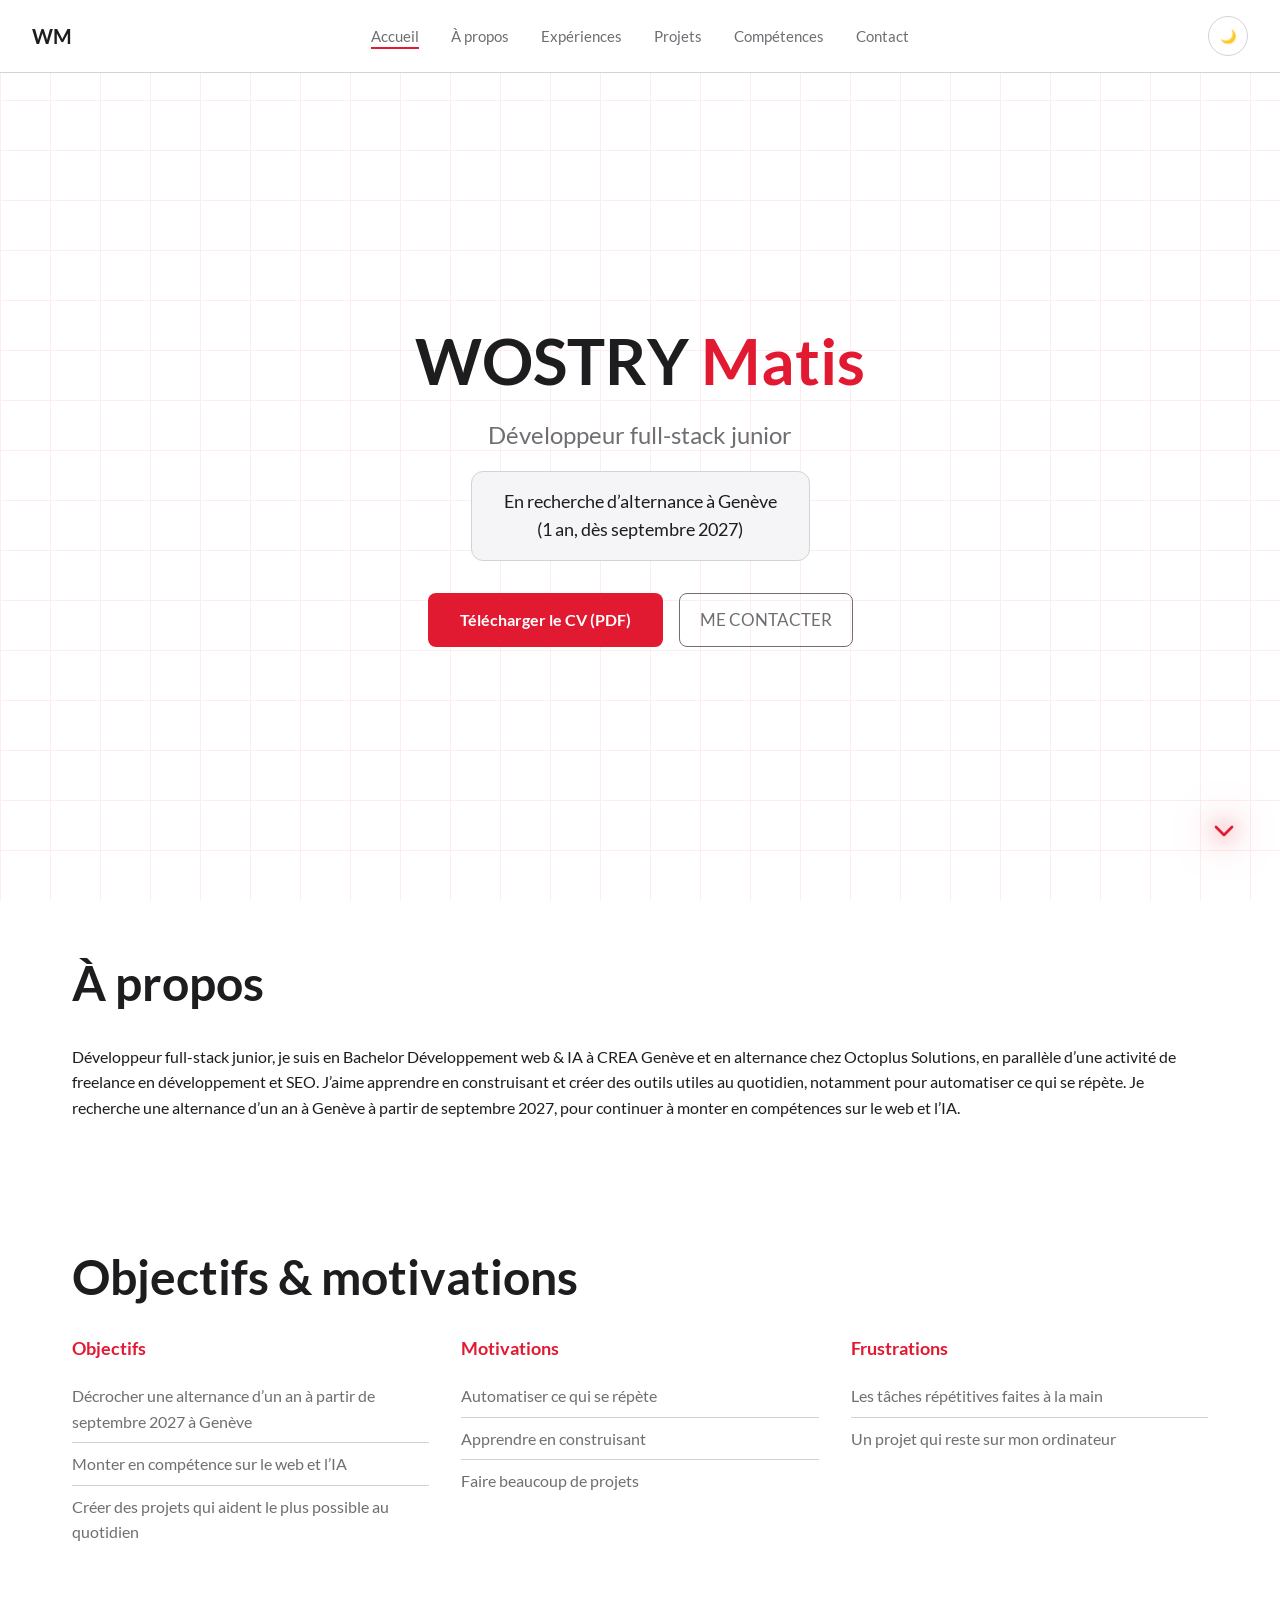
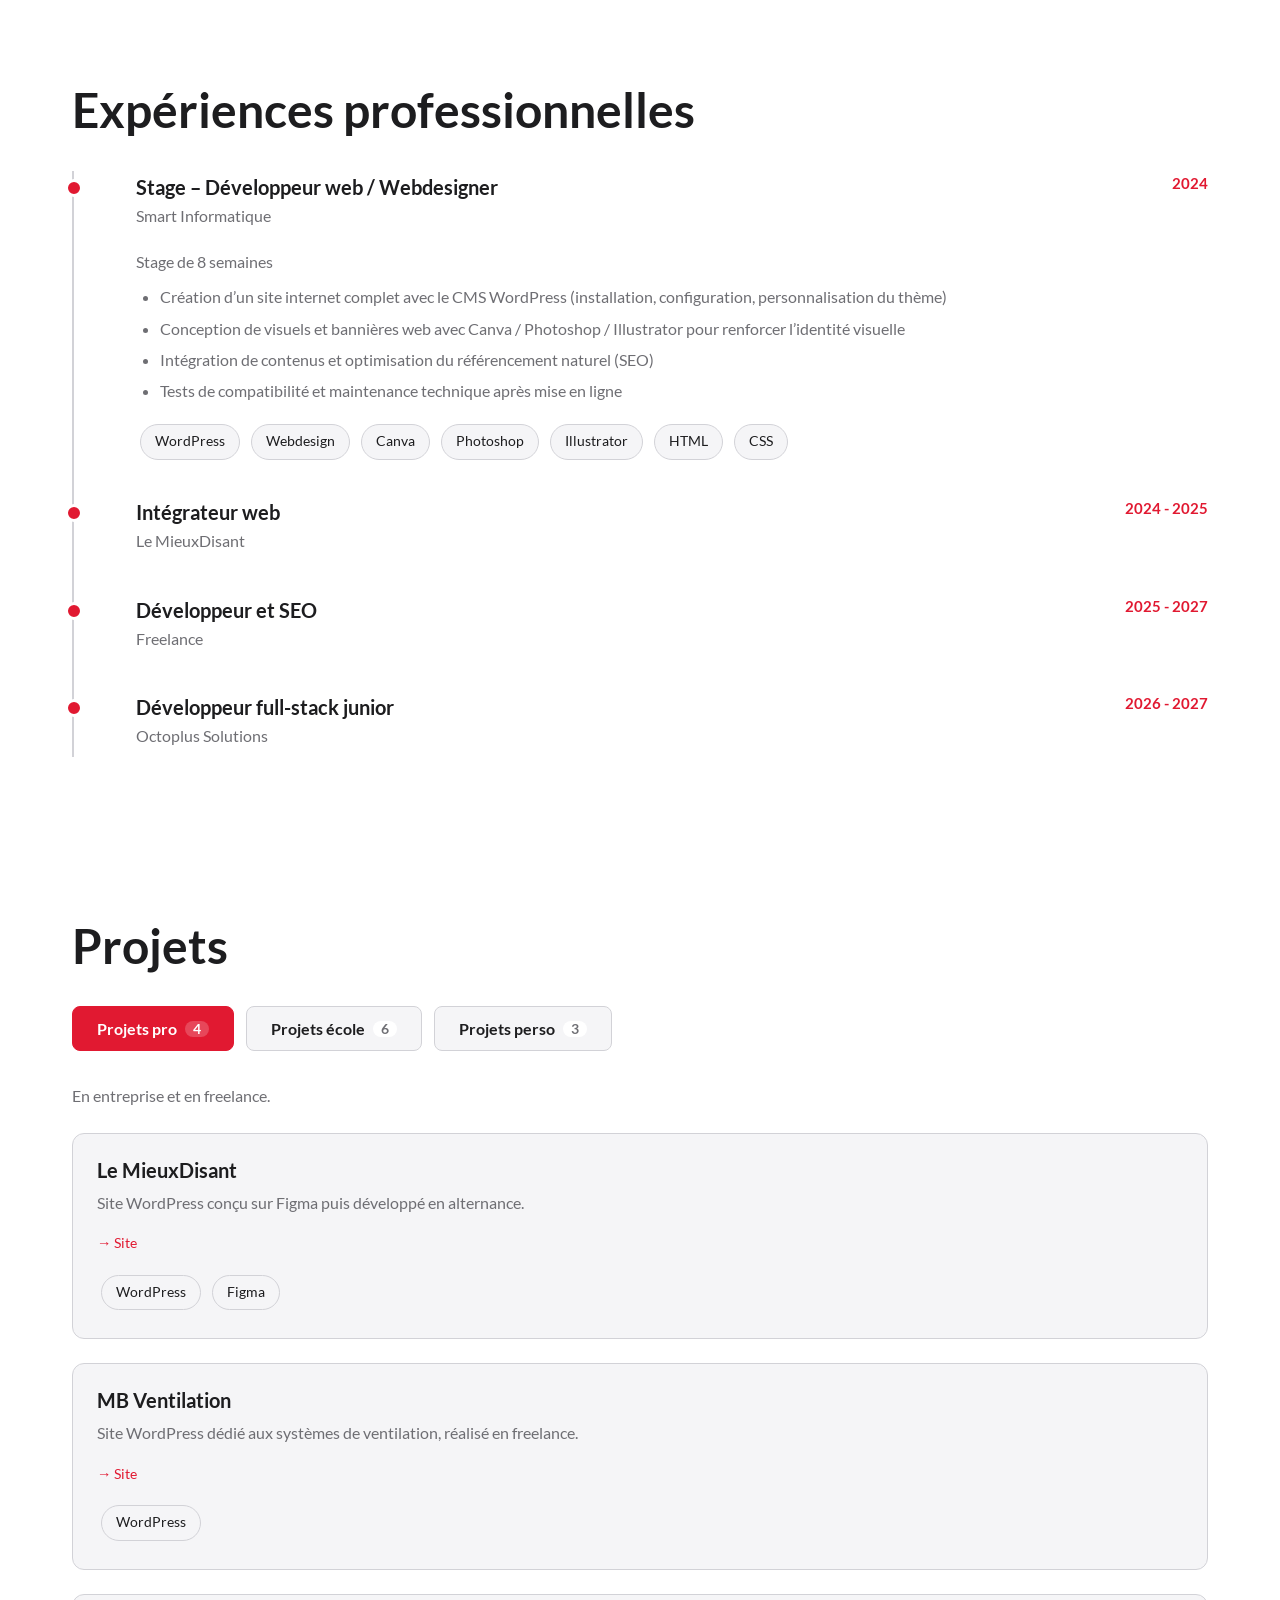
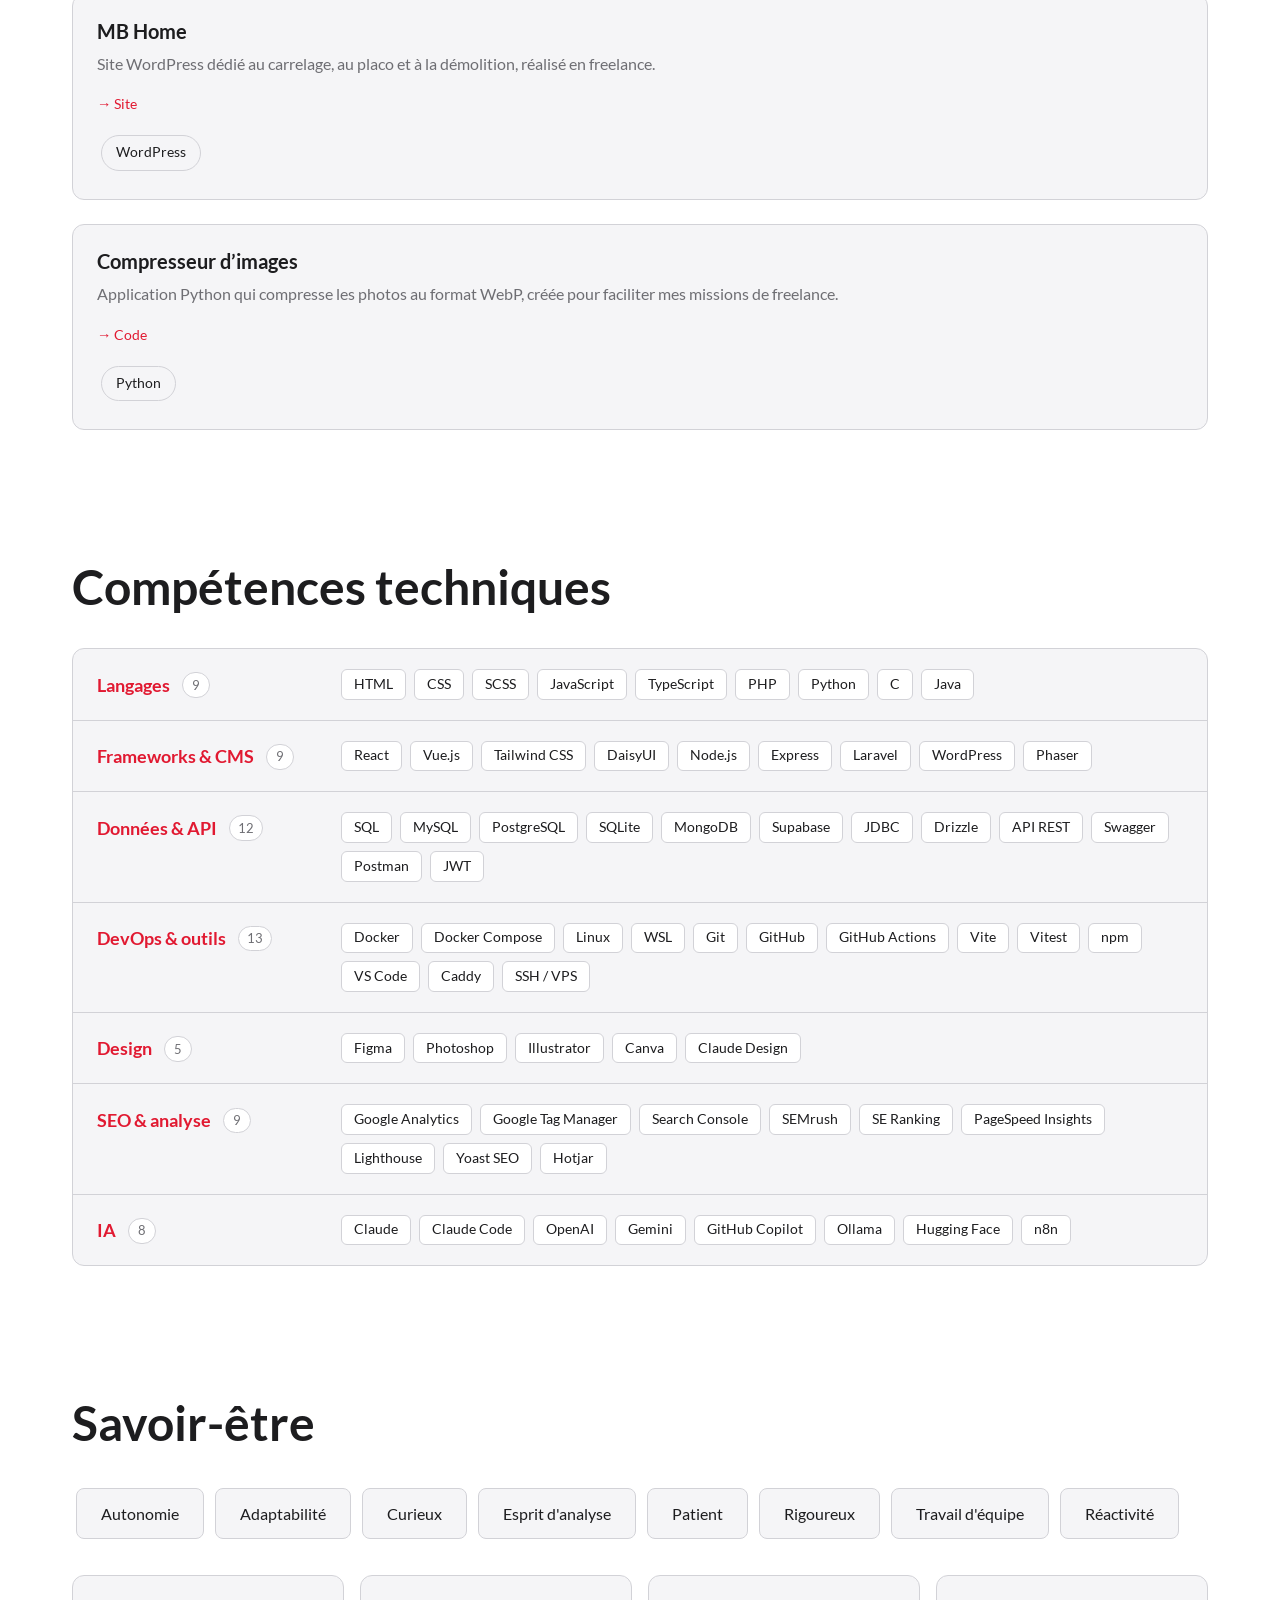
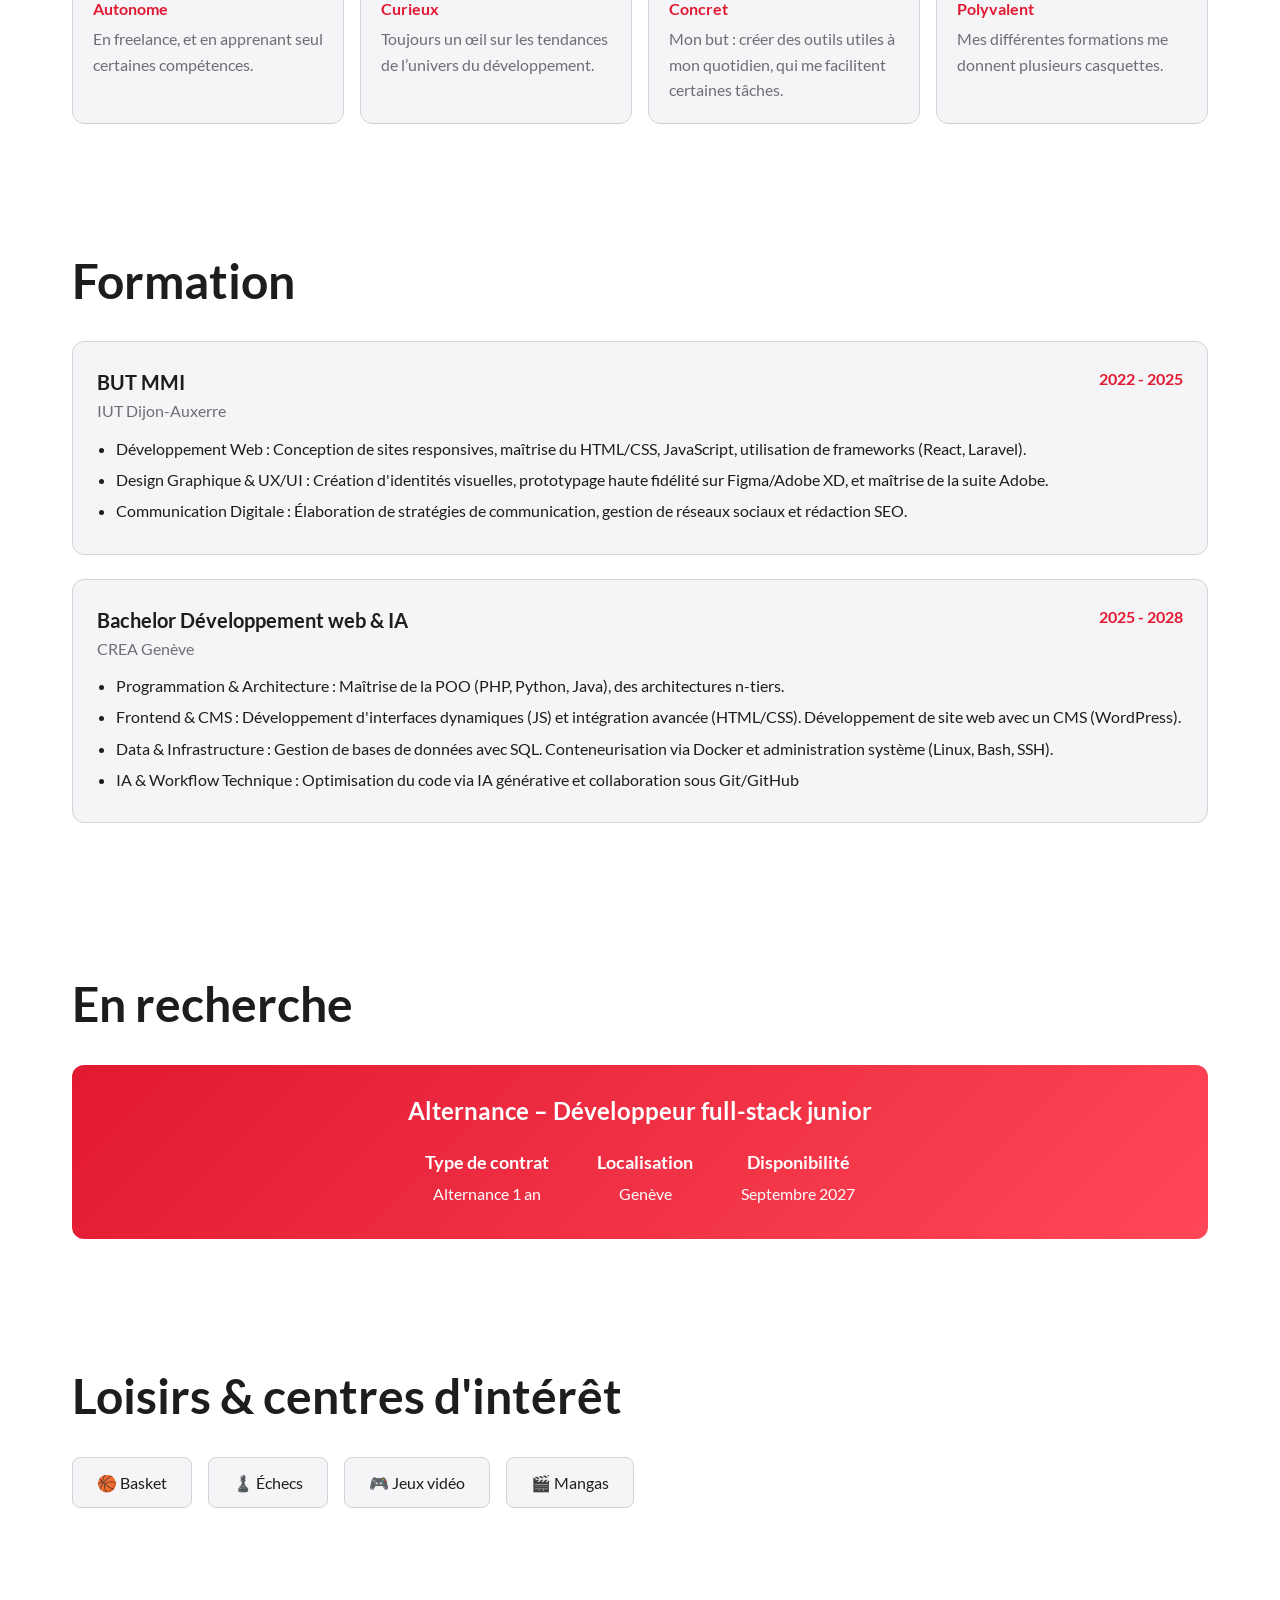
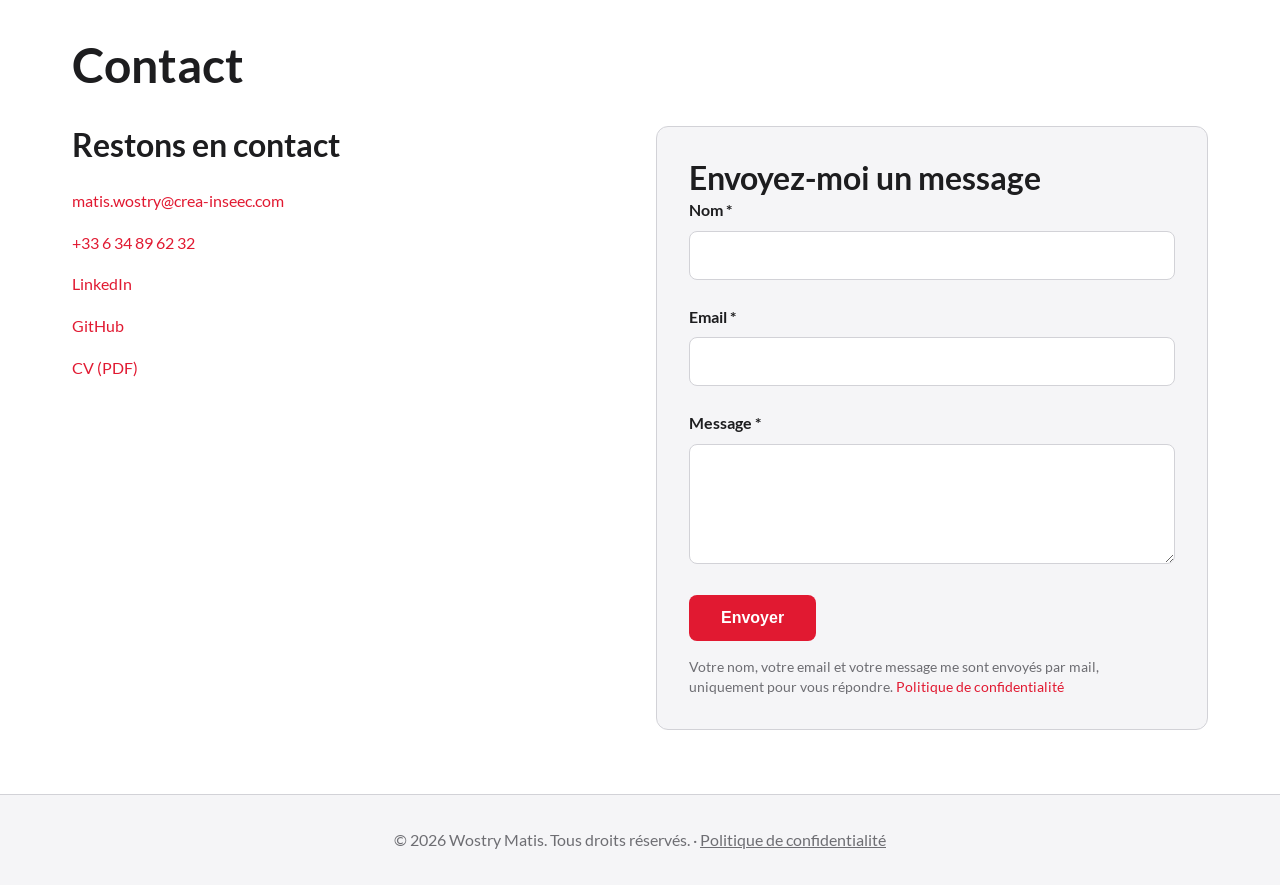
<file: index.html>
<!DOCTYPE html>
<html lang="fr">
<head>
    <meta charset="UTF-8">
    <meta name="viewport" content="width=device-width, initial-scale=1.0">
    <title>Wostry Matis | CV</title>

    <!-- Open Graph -->
    <meta property="og:title" content="Wostry Matis - Développeur Web Full-Stack">
    <!-- content:meta-description --><meta property="og:description" content="En recherche d’alternance à Genève (1 an, dès septembre 2027)"><!-- /content:meta-description -->
    <meta property="og:type" content="website">

    <!-- Police Lato hébergée sur le site (assets/fonts), sans appel à Google Fonts -->
    <link rel="preload" href="/assets/fonts/lato-400-latin.woff2" as="font" type="font/woff2" crossorigin>

    <!-- Styles : changer la version quand le style change, pour que les navigateurs ne gardent pas l'ancien -->
    <link rel="stylesheet" href="/style/style.css?v=3.0">

    <!-- Scripts -->
    <script src="/script/script.js?v=3.0" defer></script>
</head>
<body>

    <header>
        <nav>
            <div class="nav-mobile">
                <div class="nav-logo">WM</div>
                <label class="hamburger">
                    <input type="checkbox" />
                        <svg viewBox="0 0 32 32">
                            <path
                                d="M27 10 13 10C10.8 10 9 8.2 9 6 9 3.5 10.8 2 13 2 15.2 2 17 3.8 17 6L17 26C17 28.2 18.8 30 21 30 23.2 30 25 28.2 25 26 25 23.8 23.2 22 21 22L7 22"
                                class="line line-top-bottom"
                            ></path>
                            <path d="M7 16 27 16" class="line"></path>
                        </svg>
                </label>
            </div>

            <div class="nav-ordi">
                <div class="nav-logo logo-ordinateur">WM</div>
                <ul class="nav-links">
                    <li><a href="#hero">Accueil</a></li>
                    <li><a href="#about">À propos</a></li>
                    <li><a href="#experience">Expériences</a></li>
                    <li><a href="#projects">Projets</a></li>
                    <li><a href="#skills">Compétences</a></li>
                    <li><a href="#contact">Contact</a></li>
                </ul>
                <button class="theme-toggle" aria-label="Changer le thème">☀️</button>
            </div>
        </nav>
    </header>

    <a href="#contact" class="scroll-arrow">
        <svg width="32" height="32" viewBox="0 0 24 24" fill="none" stroke="currentColor" stroke-width="2" stroke-linecap="round" stroke-linejoin="round">
            <polyline points="6 9 12 15 18 9"></polyline>
        </svg>
    </a>

    <main>
        <!-- Hero Section -->
        <section id="hero" class="hero visible">
            <!-- content:hero -->
            <h1>WOSTRY <span class="accent">Matis</span></h1>
            <p class="subtitle">Développeur full-stack junior</p>
            <p class="baseline">En recherche d’alternance à Genève<br>(1 an, dès septembre 2027)</p>
            <!-- /content:hero -->
            <div class="hero-cta">
                <!-- Version PDF Générée -->
                <!-- <button class="btn btn-primary" id="downloadPdfBtn">Télécharger le CV (PDF)</button> -->
                <!-- Version PDF Statique -->
                <a href="assets/cv/CV_Matis_Wostry.pdf" download class="btn btn-primary">Télécharger le CV (PDF)</a>
                <a href="#contact" class="btn btn-ghost">Me contacter</a>
            </div>
        </section>

        <!-- À propos -->
        <section id="about">
            <h2>À propos</h2>
            <!-- content:about -->
            <p>Développeur full-stack junior, je suis en Bachelor Développement web &amp; IA à CREA Genève et en alternance chez Octoplus Solutions, en parallèle d’une activité de freelance en développement et SEO. J’aime apprendre en construisant et créer des outils utiles au quotidien, notamment pour automatiser ce qui se répète. Je recherche une alternance d’un an à Genève à partir de septembre 2027, pour continuer à monter en compétences sur le web et l’IA.</p>
            <!-- /content:about -->
        </section>

        <!-- Objectifs & motivations -->
        <!-- content:goals -->
        <section id="goals">
            <h2>Objectifs & motivations</h2>
            <div class="skills-grid goals-grid">
                <div class="skill-category">
                    <h3>Objectifs</h3>
                    <ul class="skill-list">
                        <li>Décrocher une alternance d’un an à partir de septembre 2027 à Genève</li>
                        <li>Monter en compétence sur le web et l’IA</li>
                        <li>Créer des projets qui aident le plus possible au quotidien</li>
                    </ul>
                </div>
                <div class="skill-category">
                    <h3>Motivations</h3>
                    <ul class="skill-list">
                        <li>Automatiser ce qui se répète</li>
                        <li>Apprendre en construisant</li>
                        <li>Faire beaucoup de projets</li>
                    </ul>
                </div>
                <div class="skill-category">
                    <h3>Frustrations</h3>
                    <ul class="skill-list">
                        <li>Les tâches répétitives faites à la main</li>
                        <li>Un projet qui reste sur mon ordinateur</li>
                    </ul>
                </div>
            </div>
        </section>
        <!-- /content:goals -->

        <!-- Expériences -->
        <section id="experience">
            <h2>Expériences professionnelles</h2>
            <div class="timeline">
                <!-- content:experiences -->
                <div class="timeline-item">
                    <div class="timeline-header">
                        <div>
                            <p class="timeline-title">Stage – Développeur web / Webdesigner</p>
                            <p class="timeline-company">Smart Informatique</p>
                        </div>
                        <p class="timeline-date">2024</p>
                    </div>
                    <div class="timeline-description">
                        <p>Stage de 8 semaines</p>
                        <ul>
                            <li>Création d’un site internet complet avec le CMS WordPress (installation, configuration, personnalisation du thème)</li>
                            <li>Conception de visuels et bannières web avec Canva / Photoshop / Illustrator pour renforcer l’identité visuelle</li>
                            <li>Intégration de contenus et optimisation du référencement naturel (SEO)</li>
                            <li>Tests de compatibilité et maintenance technique après mise en ligne</li>
                        </ul>
                    </div>
                    <div class="tech-badges">
                        <ul>
                            <li class="badge">WordPress</li>
                            <li class="badge">Webdesign</li>
                            <li class="badge">Canva</li>
                            <li class="badge">Photoshop</li>
                            <li class="badge">Illustrator</li>
                            <li class="badge">HTML</li>
                            <li class="badge">CSS</li>
                        </ul>
                    </div>
                </div>
                <div class="timeline-item">
                    <div class="timeline-header">
                        <div>
                            <p class="timeline-title">Intégrateur web</p>
                            <p class="timeline-company">Le MieuxDisant</p>
                        </div>
                        <p class="timeline-date">2024 - 2025</p>
                    </div>
                </div>
                <div class="timeline-item">
                    <div class="timeline-header">
                        <div>
                            <p class="timeline-title">Développeur et SEO</p>
                            <p class="timeline-company">Freelance</p>
                        </div>
                        <p class="timeline-date">2025 - 2027</p>
                    </div>
                </div>
                <div class="timeline-item">
                    <div class="timeline-header">
                        <div>
                            <p class="timeline-title">Développeur full-stack junior</p>
                            <p class="timeline-company">Octoplus Solutions</p>
                        </div>
                        <p class="timeline-date">2026 - 2027</p>
                    </div>
                </div>
                <!-- /content:experiences -->
            </div>
        </section>

        <!-- Projets -->
        <section id="projects">
            <h2>Projets</h2>
            <!-- content:projects -->
            <div class="project-browser" data-project-tabs>
                <div class="project-tabs" role="tablist" aria-label="Catégories de projets">
                    <button type="button" class="project-tab" role="tab" id="onglet-pro" aria-controls="projets-pro">Projets pro <span class="project-tab-count">4</span></button>
                    <button type="button" class="project-tab" role="tab" id="onglet-ecole" aria-controls="projets-ecole">Projets école <span class="project-tab-count">6</span></button>
                    <button type="button" class="project-tab" role="tab" id="onglet-perso" aria-controls="projets-perso">Projets perso <span class="project-tab-count">3</span></button>
                </div>
                <div class="project-panels">
                    <div class="project-category" role="tabpanel" id="projets-pro" aria-labelledby="onglet-pro">
                        <h3 class="project-category-title">Projets pro</h3>
                        <p class="project-category-description">En entreprise et en freelance.</p>
                        <div class="projects-list">
                            <article class="project-item">
                                <h4 class="project-title">Le MieuxDisant</h4>
                                <p class="project-description">Site WordPress conçu sur Figma puis développé en alternance.</p>
                                <div class="project-links">
                                    <a href="https://lemieuxdisant.fr/" target="_blank" rel="noopener">→ Site</a>
                                </div>
                                <div class="tech-badges">
                                    <ul>
                                        <li class="badge">WordPress</li>
                                        <li class="badge">Figma</li>
                                    </ul>
                                </div>
                            </article>
                            <article class="project-item">
                                <h4 class="project-title">MB Ventilation</h4>
                                <p class="project-description">Site WordPress dédié aux systèmes de ventilation, réalisé en freelance.</p>
                                <div class="project-links">
                                    <a href="https://mb-ventilation.fr/" target="_blank" rel="noopener">→ Site</a>
                                </div>
                                <div class="tech-badges">
                                    <ul>
                                        <li class="badge">WordPress</li>
                                    </ul>
                                </div>
                            </article>
                            <article class="project-item">
                                <h4 class="project-title">MB Home</h4>
                                <p class="project-description">Site WordPress dédié au carrelage, au placo et à la démolition, réalisé en freelance.</p>
                                <div class="project-links">
                                    <a href="https://mb-home.fr/" target="_blank" rel="noopener">→ Site</a>
                                </div>
                                <div class="tech-badges">
                                    <ul>
                                        <li class="badge">WordPress</li>
                                    </ul>
                                </div>
                            </article>
                            <article class="project-item">
                                <h4 class="project-title">Compresseur d’images</h4>
                                <p class="project-description">Application Python qui compresse les photos au format WebP, créée pour faciliter mes missions de freelance.</p>
                                <div class="project-links">
                                    <a href="https://github.com/Matis-Wostry/compresseur-img-python" target="_blank" rel="noopener">→ Code</a>
                                </div>
                                <div class="tech-badges">
                                    <ul>
                                        <li class="badge">Python</li>
                                    </ul>
                                </div>
                            </article>
                        </div>
                    </div>
                    <div class="project-category" role="tabpanel" id="projets-ecole" aria-labelledby="onglet-ecole">
                        <h3 class="project-category-title">Projets école</h3>
                        <p class="project-category-description">Réalisés pendant mes études.</p>
                        <div class="projects-list">
                            <article class="project-item">
                                <h4 class="project-title">Pokédex</h4>
                                <p class="project-description">Une API REST documentée avec Swagger et une interface React pour chercher et filtrer les Pokémon.</p>
                                <div class="project-links">
                                    <a href="https://github.com/Matis-Wostry/Pokedex" target="_blank" rel="noopener">→ Code</a>
                                    <a href="https://pokedex.matis-wostry.com/" target="_blank" rel="noopener">→ Démo</a>
                                </div>
                                <div class="tech-badges">
                                    <ul>
                                        <li class="badge">React</li>
                                        <li class="badge">Express</li>
                                        <li class="badge">MongoDB</li>
                                        <li class="badge">Swagger</li>
                                    </ul>
                                </div>
                            </article>
                            <article class="project-item">
                                <h4 class="project-title">Application météo</h4>
                                <p class="project-description">Prévisions par ville et alertes par email planifiées, en Laravel.</p>
                                <div class="project-links">
                                    <a href="https://github.com/Matis-Wostry/iut-weather" target="_blank" rel="noopener">→ Code</a>
                                    <a href="https://iut-weather.matis-wostry.com/" target="_blank" rel="noopener">→ Démo</a>
                                </div>
                                <div class="tech-badges">
                                    <ul>
                                        <li class="badge">Laravel</li>
                                        <li class="badge">PHP</li>
                                    </ul>
                                </div>
                            </article>
                            <article class="project-item">
                                <h4 class="project-title">Gestion d’école</h4>
                                <p class="project-description">Application Java pour gérer élèves, livres, UV et inscriptions, avec une base MySQL en JDBC et une interface Swing testée.</p>
                                <div class="project-links">
                                    <a href="https://github.com/Matis-Wostry/gestionEcole" target="_blank" rel="noopener">→ Code</a>
                                </div>
                                <div class="tech-badges">
                                    <ul>
                                        <li class="badge">Java</li>
                                        <li class="badge">MySQL</li>
                                        <li class="badge">JDBC</li>
                                        <li class="badge">Swing</li>
                                        <li class="badge">JUnit</li>
                                    </ul>
                                </div>
                            </article>
                            <article class="project-item">
                                <h4 class="project-title">Azteka</h4>
                                <p class="project-description">Intégration responsive de la maquette Figma d’une équipe e-sport.</p>
                                <div class="project-links">
                                    <a href="https://github.com/Matis-Wostry/integration-maquette" target="_blank" rel="noopener">→ Code</a>
                                    <a href="https://azteka.matis-wostry.com/" target="_blank" rel="noopener">→ Démo</a>
                                    <a href="https://www.figma.com/design/fiBO5bsAcP9Ks7A0yzx2kl/Azteka-Esports-Team-%7C-Info-%7C-Ecommerce--Community---copie-?node-id=1-6" target="_blank" rel="noopener">→ Maquette</a>
                                </div>
                                <div class="tech-badges">
                                    <ul>
                                        <li class="badge">HTML</li>
                                        <li class="badge">CSS</li>
                                        <li class="badge">Figma</li>
                                    </ul>
                                </div>
                            </article>
                            <article class="project-item">
                                <h4 class="project-title">Veille techno MCP</h4>
                                <p class="project-description">Veille technique automatisée : l’actualité GitHub et Dev.to est synthétisée en français par Claude, stockée dans SQLite et exposée par un serveur MCP.</p>
                                <div class="project-links">
                                    <a href="https://github.com/Matis-Wostry/MCP-Crea" target="_blank" rel="noopener">→ Code</a>
                                </div>
                                <div class="tech-badges">
                                    <ul>
                                        <li class="badge">TypeScript</li>
                                        <li class="badge">Claude</li>
                                        <li class="badge">MCP</li>
                                        <li class="badge">SQLite</li>
                                    </ul>
                                </div>
                            </article>
                            <article class="project-item">
                                <h4 class="project-title">Calendrier PHP</h4>
                                <p class="project-description">Calendrier dynamique en PHP natif : événements avec images en CRUD, mois mémorisé en session et dimanches désactivés.</p>
                                <div class="project-links">
                                    <a href="https://github.com/Matis-Wostry/calendrier-php" target="_blank" rel="noopener">→ Code</a>
                                </div>
                                <div class="tech-badges">
                                    <ul>
                                        <li class="badge">PHP</li>
                                        <li class="badge">Tailwind CSS</li>
                                        <li class="badge">JavaScript</li>
                                    </ul>
                                </div>
                            </article>
                        </div>
                    </div>
                    <div class="project-category" role="tabpanel" id="projets-perso" aria-labelledby="onglet-perso">
                        <h3 class="project-category-title">Projets perso</h3>
                        <p class="project-category-description">Pour apprendre et expérimenter.</p>
                        <div class="projects-list">
                            <article class="project-item">
                                <h4 class="project-title">La Chambre du Dev</h4>
                                <p class="project-description">Mon portfolio sous forme de jeu : une chambre en pixel art à explorer, avec un moteur d’échecs, des sons synthétisés et un terminal.</p>
                                <div class="project-links">
                                    <a href="https://github.com/Matis-Wostry/portfolio-pixel" target="_blank" rel="noopener">→ Code</a>
                                </div>
                                <div class="tech-badges">
                                    <ul>
                                        <li class="badge">Phaser</li>
                                        <li class="badge">JavaScript</li>
                                        <li class="badge">Vite</li>
                                        <li class="badge">PixelArt</li>
                                        <li class="badge">WebAudio</li>
                                    </ul>
                                </div>
                            </article>
                            <article class="project-item">
                                <h4 class="project-title">Articles WordPress</h4>
                                <p class="project-description">Script Python qui réécrit automatiquement des articles WordPress avec l’API d’OpenAI.</p>
                                <div class="project-links">
                                    <a href="https://github.com/Matis-Wostry/SEO-article" target="_blank" rel="noopener">→ Code</a>
                                </div>
                                <div class="tech-badges">
                                    <ul>
                                        <li class="badge">Python</li>
                                        <li class="badge">OpenAI</li>
                                        <li class="badge">API</li>
                                    </ul>
                                </div>
                            </article>
                            <article class="project-item">
                                <h4 class="project-title">Usage Limits</h4>
                                <p class="project-description">Mod pour Claude Code qui affiche ta consommation des limites (session de 5 h et semaine) avec un verdict de rythme.</p>
                                <div class="project-links">
                                    <a href="https://github.com/Matis-Wostry/usage-limits" target="_blank" rel="noopener">→ Code</a>
                                </div>
                                <div class="tech-badges">
                                    <ul>
                                        <li class="badge">TypeScript</li>
                                        <li class="badge">Claude Code</li>
                                    </ul>
                                </div>
                            </article>
                        </div>
                    </div>
                </div>
            </div>
            <!-- /content:projects -->
        </section>

        <!-- Compétences techniques -->
        <section id="skills">
            <h2>Compétences techniques</h2>
            <div class="skills-grid">
                <!-- content:skills -->
                <div class="skill-card">
                    <div class="skill-card-header">
                        <h3 class="skill-card-title">Langages</h3>
                        <span class="skill-card-count">9</span>
                    </div>
                    <ul class="skill-tags">
                        <li class="skill-tag">HTML</li>
                        <li class="skill-tag">CSS</li>
                        <li class="skill-tag">SCSS</li>
                        <li class="skill-tag">JavaScript</li>
                        <li class="skill-tag">TypeScript</li>
                        <li class="skill-tag">PHP</li>
                        <li class="skill-tag">Python</li>
                        <li class="skill-tag">C</li>
                        <li class="skill-tag">Java</li>
                    </ul>
                </div>
                <div class="skill-card">
                    <div class="skill-card-header">
                        <h3 class="skill-card-title">Frameworks &amp; CMS</h3>
                        <span class="skill-card-count">9</span>
                    </div>
                    <ul class="skill-tags">
                        <li class="skill-tag">React</li>
                        <li class="skill-tag">Vue.js</li>
                        <li class="skill-tag">Tailwind CSS</li>
                        <li class="skill-tag">DaisyUI</li>
                        <li class="skill-tag">Node.js</li>
                        <li class="skill-tag">Express</li>
                        <li class="skill-tag">Laravel</li>
                        <li class="skill-tag">WordPress</li>
                        <li class="skill-tag">Phaser</li>
                    </ul>
                </div>
                <div class="skill-card">
                    <div class="skill-card-header">
                        <h3 class="skill-card-title">Données &amp; API</h3>
                        <span class="skill-card-count">12</span>
                    </div>
                    <ul class="skill-tags">
                        <li class="skill-tag">SQL</li>
                        <li class="skill-tag">MySQL</li>
                        <li class="skill-tag">PostgreSQL</li>
                        <li class="skill-tag">SQLite</li>
                        <li class="skill-tag">MongoDB</li>
                        <li class="skill-tag">Supabase</li>
                        <li class="skill-tag">JDBC</li>
                        <li class="skill-tag">Drizzle</li>
                        <li class="skill-tag">API REST</li>
                        <li class="skill-tag">Swagger</li>
                        <li class="skill-tag">Postman</li>
                        <li class="skill-tag">JWT</li>
                    </ul>
                </div>
                <div class="skill-card">
                    <div class="skill-card-header">
                        <h3 class="skill-card-title">DevOps &amp; outils</h3>
                        <span class="skill-card-count">13</span>
                    </div>
                    <ul class="skill-tags">
                        <li class="skill-tag">Docker</li>
                        <li class="skill-tag">Docker Compose</li>
                        <li class="skill-tag">Linux</li>
                        <li class="skill-tag">WSL</li>
                        <li class="skill-tag">Git</li>
                        <li class="skill-tag">GitHub</li>
                        <li class="skill-tag">GitHub Actions</li>
                        <li class="skill-tag">Vite</li>
                        <li class="skill-tag">Vitest</li>
                        <li class="skill-tag">npm</li>
                        <li class="skill-tag">VS Code</li>
                        <li class="skill-tag">Caddy</li>
                        <li class="skill-tag">SSH / VPS</li>
                    </ul>
                </div>
                <div class="skill-card">
                    <div class="skill-card-header">
                        <h3 class="skill-card-title">Design</h3>
                        <span class="skill-card-count">5</span>
                    </div>
                    <ul class="skill-tags">
                        <li class="skill-tag">Figma</li>
                        <li class="skill-tag">Photoshop</li>
                        <li class="skill-tag">Illustrator</li>
                        <li class="skill-tag">Canva</li>
                        <li class="skill-tag">Claude Design</li>
                    </ul>
                </div>
                <div class="skill-card">
                    <div class="skill-card-header">
                        <h3 class="skill-card-title">SEO &amp; analyse</h3>
                        <span class="skill-card-count">9</span>
                    </div>
                    <ul class="skill-tags">
                        <li class="skill-tag">Google Analytics</li>
                        <li class="skill-tag">Google Tag Manager</li>
                        <li class="skill-tag">Search Console</li>
                        <li class="skill-tag">SEMrush</li>
                        <li class="skill-tag">SE Ranking</li>
                        <li class="skill-tag">PageSpeed Insights</li>
                        <li class="skill-tag">Lighthouse</li>
                        <li class="skill-tag">Yoast SEO</li>
                        <li class="skill-tag">Hotjar</li>
                    </ul>
                </div>
                <div class="skill-card">
                    <div class="skill-card-header">
                        <h3 class="skill-card-title">IA</h3>
                        <span class="skill-card-count">8</span>
                    </div>
                    <ul class="skill-tags">
                        <li class="skill-tag">Claude</li>
                        <li class="skill-tag">Claude Code</li>
                        <li class="skill-tag">OpenAI</li>
                        <li class="skill-tag">Gemini</li>
                        <li class="skill-tag">GitHub Copilot</li>
                        <li class="skill-tag">Ollama</li>
                        <li class="skill-tag">Hugging Face</li>
                        <li class="skill-tag">n8n</li>
                    </ul>
                </div>
                <!-- /content:skills -->
            </div>
        </section>

        <!-- Savoir-être -->
        <section id="soft-skills">
            <h2>Savoir-être</h2>
            <!-- content:soft-skills -->
            <div class="soft-skills">
                <ul>
                    <li class="soft-skill">Autonomie</li>
                    <li class="soft-skill">Adaptabilité</li>
                    <li class="soft-skill">Curieux</li>
                    <li class="soft-skill">Esprit d&#39;analyse</li>
                    <li class="soft-skill">Patient</li>
                    <li class="soft-skill">Rigoureux</li>
                    <li class="soft-skill">Travail d&#39;équipe</li>
                    <li class="soft-skill">Réactivité</li>
                </ul>
            </div>
            <div class="work-styles">
                <div class="work-style">
                    <p class="work-style-quality">Autonome</p>
                    <p class="work-style-proof">En freelance, et en apprenant seul certaines compétences.</p>
                </div>
                <div class="work-style">
                    <p class="work-style-quality">Curieux</p>
                    <p class="work-style-proof">Toujours un œil sur les tendances de l’univers du développement.</p>
                </div>
                <div class="work-style">
                    <p class="work-style-quality">Concret</p>
                    <p class="work-style-proof">Mon but : créer des outils utiles à mon quotidien, qui me facilitent certaines tâches.</p>
                </div>
                <div class="work-style">
                    <p class="work-style-quality">Polyvalent</p>
                    <p class="work-style-proof">Mes différentes formations me donnent plusieurs casquettes.</p>
                </div>
            </div>
            <!-- /content:soft-skills -->
        </section>

        <!-- Formation -->
        <section id="education">
            <h2>Formation</h2>
            <!-- content:education -->
            <div class="education-item">
                <div class="education-header">
                    <div>
                        <p class="education-degree">BUT MMI</p>
                        <p class="education-school">IUT Dijon-Auxerre</p>
                    </div>
                    <p class="education-date">2022 - 2025</p>
                </div>
                <ul class="education-details">
                    <li>Développement Web : Conception de sites responsives, maîtrise du HTML/CSS, JavaScript, utilisation de frameworks (React, Laravel).</li>
                    <li>Design Graphique &amp; UX/UI : Création d&#39;identités visuelles, prototypage haute fidélité sur Figma/Adobe XD, et maîtrise de la suite Adobe.</li>
                    <li>Communication Digitale : Élaboration de stratégies de communication, gestion de réseaux sociaux et rédaction SEO.</li>
                </ul>
            </div>
            <div class="education-item">
                <div class="education-header">
                    <div>
                        <p class="education-degree">Bachelor Développement web &amp; IA</p>
                        <p class="education-school">CREA Genève</p>
                    </div>
                    <p class="education-date">2025 - 2028</p>
                </div>
                <ul class="education-details">
                    <li>Programmation &amp; Architecture : Maîtrise de la POO (PHP, Python, Java), des architectures n-tiers.</li>
                    <li>Frontend &amp; CMS : Développement d&#39;interfaces dynamiques (JS) et intégration avancée (HTML/CSS). Développement de site web avec un CMS (WordPress).</li>
                    <li>Data &amp; Infrastructure : Gestion de bases de données avec SQL. Conteneurisation via Docker et administration système (Linux, Bash, SSH).</li>
                    <li>IA &amp; Workflow Technique : Optimisation du code via IA générative et collaboration sous Git/GitHub</li>
                </ul>
            </div>
            <!-- /content:education -->
        </section>

        <!-- En recherche -->
        <section id="availability">
            <h2>En recherche</h2>
            <div class="availability-card">
                <!-- content:availability -->
                <h3>Alternance – Développeur full-stack junior</h3>
                <div class="availability-info">
                    <div class="availability-item">
                        <p><strong>Type de contrat</strong></p>
                        <p>Alternance 1 an</p>
                    </div>
                    <div class="availability-item">
                        <p><strong>Localisation</strong></p>
                        <p>Genève</p>
                    </div>
                    <div class="availability-item">
                        <p><strong>Disponibilité</strong></p>
                        <p>Septembre 2027</p>
                    </div>
                </div>
                <!-- /content:availability -->
            </div>
        </section>

        <!-- Loisirs -->
        <section id="interests">
            <h2>Loisirs & centres d'intérêt</h2>
            <ul class="interests-list">
                <!-- content:interests -->
                <li>🏀 Basket</li>
                <li>♟️ Échecs</li>
                <li>🎮 Jeux vidéo</li>
                <li>🎬 Mangas</li>
                <!-- /content:interests -->
            </ul>
        </section>

        <!-- Contact -->
        <section id="contact">
            <h2>Contact</h2>
            <div class="contact-grid">
                <div class="contact-info">
                    <h3>Restons en contact</h3>
                    <ul class="contact-links">
                        <!-- content:contact-links -->
                        <li>
                            <a href="mailto:matis.wostry@crea-inseec.com">matis.wostry@crea-inseec.com</a>
                        </li>
                        <li>
                            <a href="tel:+33634896232">+33 6 34 89 62 32</a>
                        </li>
                        <li>
                            <a href="https://www.linkedin.com/in/matis-wostry/" target="_blank" rel="noopener">LinkedIn</a>
                        </li>
                        <li>
                            <a href="https://github.com/Matis-Wostry" target="_blank" rel="noopener">GitHub</a>
                        </li>
                        <li>
                            <a href="https://matis-wostry.com/assets/cv/CV_Matis_Wostry.pdf" target="_blank" rel="noopener">CV (PDF)</a>
                        </li>
                        <!-- /content:contact-links -->
                    </ul>
                </div>
                
                <div class="contact-form">
                    <h3>Envoyez-moi un message</h3>
                    <div id="formStatus" class="form-status"></div>
                    <form id="contactForm">
                        <div class="form-group">
                            <label for="name">Nom *</label>
                            <input type="text" id="name" name="name" required>
                        </div>
                        <div class="form-group">
                            <label for="email">Email *</label>
                            <input type="email" id="email" name="email" required>
                        </div>
                        <div class="form-group">
                            <label for="message">Message *</label>
                            <textarea id="message" name="message" required maxlength="5000"></textarea>
                        </div>
                        <!-- Champ piège : invisible pour un visiteur, rempli par les robots, dont le message est alors écarté -->
                        <div class="form-trap" aria-hidden="true">
                            <label for="website">Ne pas remplir</label>
                            <input type="text" id="website" name="website" tabindex="-1" autocomplete="off">
                        </div>
                        <button type="submit" class="btn btn-primary">Envoyer</button>
                        <p class="form-privacy">Votre nom, votre email et votre message me sont envoyés par mail, uniquement pour vous répondre. <a href="/politique-de-confidentialite.html">Politique de confidentialité</a></p>
                    </form>
                </div>
            </div>
        </section>
    </main>

    <footer>
        <p>&copy; 2026 Wostry Matis. Tous droits réservés. · <a href="/politique-de-confidentialite.html">Politique de confidentialité</a></p>
    </footer>
</body>
</html>
</file>
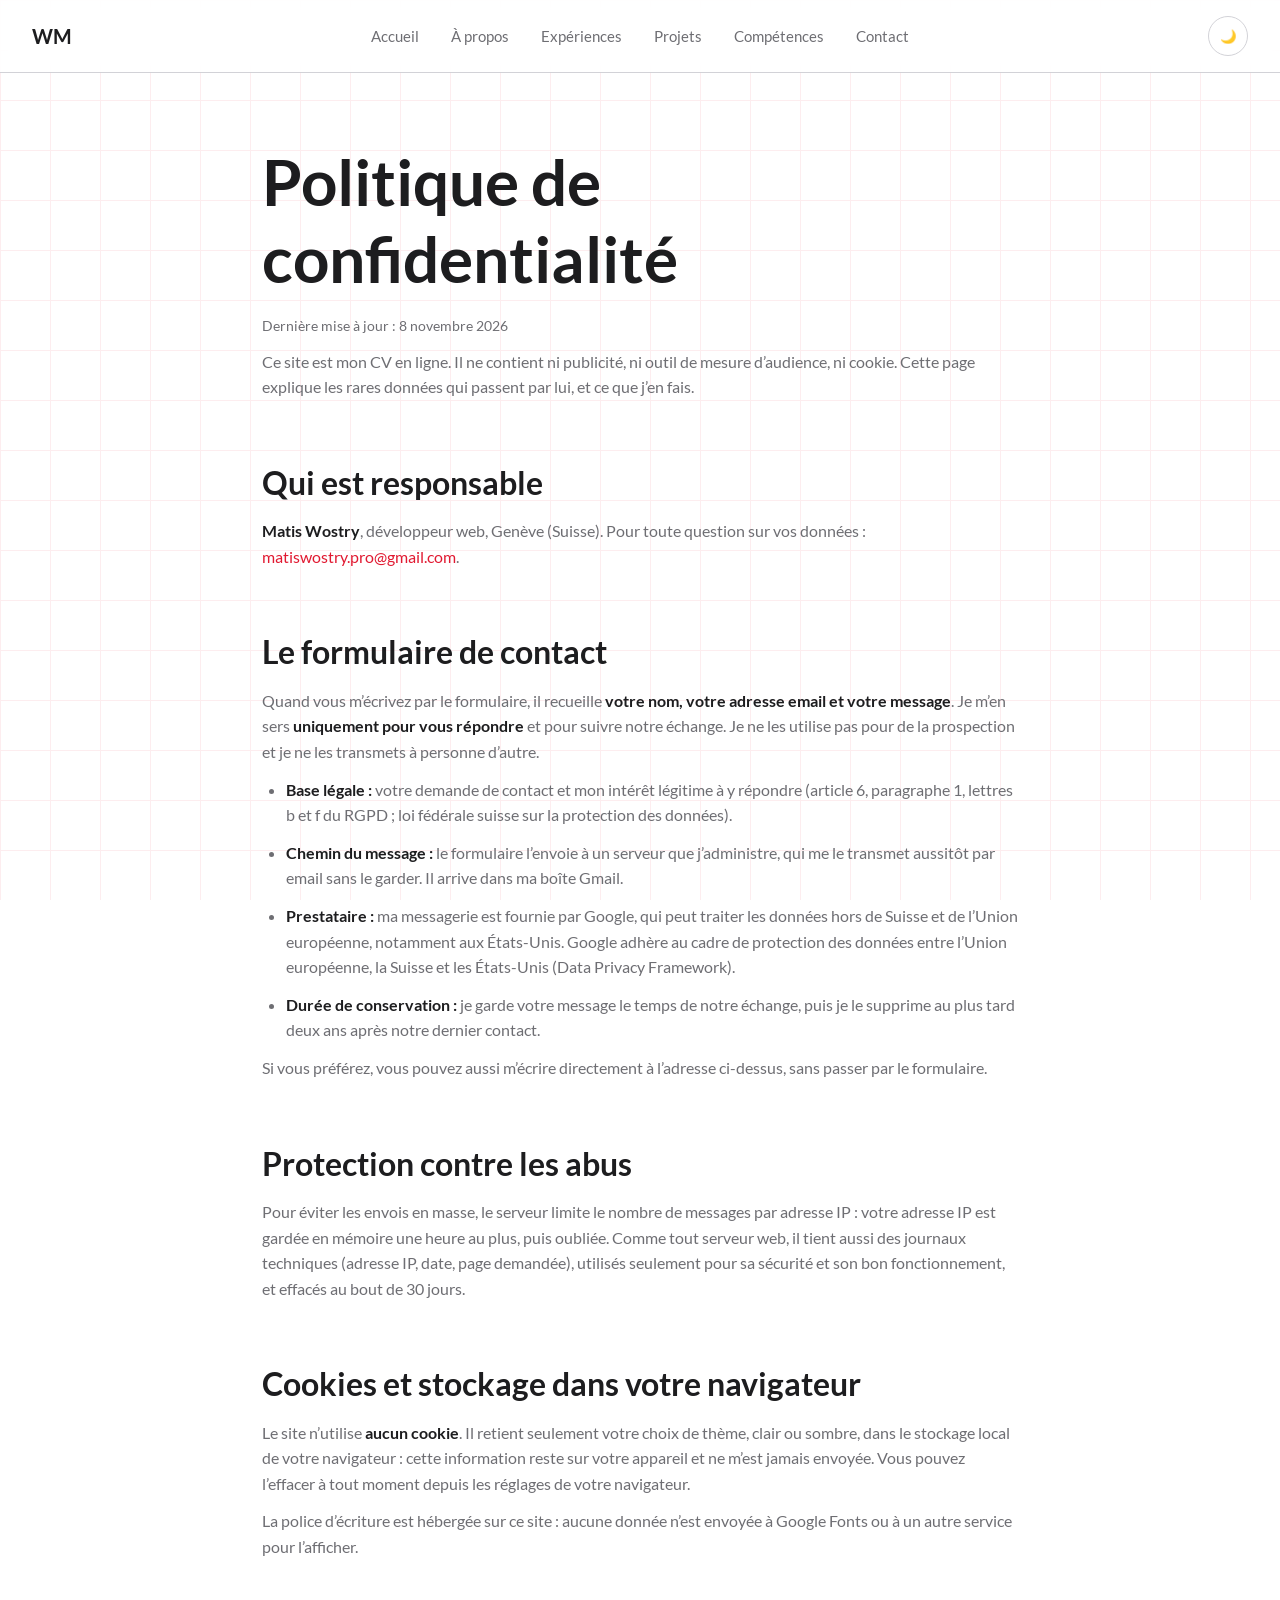
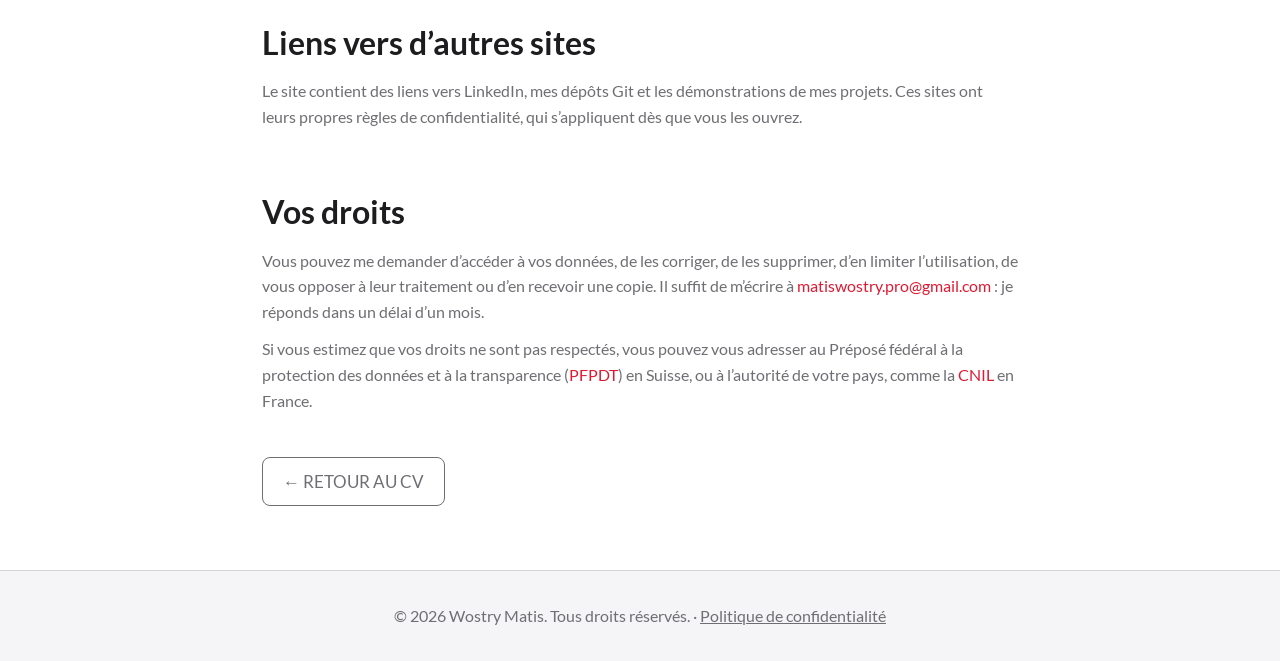
<file: politique-de-confidentialite.html>
<!DOCTYPE html>
<html lang="fr">
<head>
    <meta charset="UTF-8">
    <meta name="viewport" content="width=device-width, initial-scale=1.0">
    <title>Politique de confidentialité | Wostry Matis</title>
    <meta name="robots" content="noindex">

    <!-- Police Lato hébergée sur le site (assets/fonts), sans appel à Google Fonts -->
    <link rel="preload" href="/assets/fonts/lato-400-latin.woff2" as="font" type="font/woff2" crossorigin>

    <!-- Styles -->
    <link rel="stylesheet" href="/style/style.css?v=3.0">

    <!-- Scripts -->
    <script src="/script/script.js?v=3.0" defer></script>
</head>
<body>

    <header>
        <nav>
            <div class="nav-mobile">
                <div class="nav-logo">WM</div>
                <label class="hamburger">
                    <input type="checkbox" />
                        <svg viewBox="0 0 32 32">
                            <path
                                d="M27 10 13 10C10.8 10 9 8.2 9 6 9 3.5 10.8 2 13 2 15.2 2 17 3.8 17 6L17 26C17 28.2 18.8 30 21 30 23.2 30 25 28.2 25 26 25 23.8 23.2 22 21 22L7 22"
                                class="line line-top-bottom"
                            ></path>
                            <path d="M7 16 27 16" class="line"></path>
                        </svg>
                </label>
            </div>

            <div class="nav-ordi">
                <div class="nav-logo logo-ordinateur">WM</div>
                <ul class="nav-links">
                    <li><a href="/#hero">Accueil</a></li>
                    <li><a href="/#about">À propos</a></li>
                    <li><a href="/#experience">Expériences</a></li>
                    <li><a href="/#projects">Projets</a></li>
                    <li><a href="/#skills">Compétences</a></li>
                    <li><a href="/#contact">Contact</a></li>
                </ul>
                <button class="theme-toggle" aria-label="Changer le thème">☀️</button>
            </div>
        </nav>
    </header>

    <main>
        <section id="politique" class="legal visible">
            <h1>Politique de confidentialité</h1>
            <p class="legal-updated">Dernière mise à jour : 8 novembre 2026</p>
            <p>Ce site est mon CV en ligne. Il ne contient ni publicité, ni outil de mesure d’audience, ni cookie. Cette page explique les rares données qui passent par lui, et ce que j’en fais.</p>

            <h2>Qui est responsable</h2>
            <p><strong>Matis Wostry</strong>, développeur web, Genève (Suisse). Pour toute question sur vos données : <a href="mailto:matiswostry.pro@gmail.com">matiswostry.pro@gmail.com</a>.</p>

            <h2>Le formulaire de contact</h2>
            <p>Quand vous m’écrivez par le formulaire, il recueille <strong>votre nom, votre adresse email et votre message</strong>. Je m’en sers <strong>uniquement pour vous répondre</strong> et pour suivre notre échange. Je ne les utilise pas pour de la prospection et je ne les transmets à personne d’autre.</p>
            <ul>
                <li><strong>Base légale :</strong> votre demande de contact et mon intérêt légitime à y répondre (article 6, paragraphe 1, lettres b et f du RGPD ; loi fédérale suisse sur la protection des données).</li>
                <li><strong>Chemin du message :</strong> le formulaire l’envoie à un serveur que j’administre, qui me le transmet aussitôt par email sans le garder. Il arrive dans ma boîte Gmail.</li>
                <li><strong>Prestataire :</strong> ma messagerie est fournie par Google, qui peut traiter les données hors de Suisse et de l’Union européenne, notamment aux États-Unis. Google adhère au cadre de protection des données entre l’Union européenne, la Suisse et les États-Unis (Data Privacy Framework).</li>
                <li><strong>Durée de conservation :</strong> je garde votre message le temps de notre échange, puis je le supprime au plus tard deux ans après notre dernier contact.</li>
            </ul>
            <p>Si vous préférez, vous pouvez aussi m’écrire directement à l’adresse ci-dessus, sans passer par le formulaire.</p>

            <h2>Protection contre les abus</h2>
            <p>Pour éviter les envois en masse, le serveur limite le nombre de messages par adresse IP : votre adresse IP est gardée en mémoire une heure au plus, puis oubliée. Comme tout serveur web, il tient aussi des journaux techniques (adresse IP, date, page demandée), utilisés seulement pour sa sécurité et son bon fonctionnement, et effacés au bout de 30 jours.</p>

            <h2>Cookies et stockage dans votre navigateur</h2>
            <p>Le site n’utilise <strong>aucun cookie</strong>. Il retient seulement votre choix de thème, clair ou sombre, dans le stockage local de votre navigateur : cette information reste sur votre appareil et ne m’est jamais envoyée. Vous pouvez l’effacer à tout moment depuis les réglages de votre navigateur.</p>
            <p>La police d’écriture est hébergée sur ce site : aucune donnée n’est envoyée à Google Fonts ou à un autre service pour l’afficher.</p>

            <h2>Liens vers d’autres sites</h2>
            <p>Le site contient des liens vers LinkedIn, mes dépôts Git et les démonstrations de mes projets. Ces sites ont leurs propres règles de confidentialité, qui s’appliquent dès que vous les ouvrez.</p>

            <h2>Vos droits</h2>
            <p>Vous pouvez me demander d’accéder à vos données, de les corriger, de les supprimer, d’en limiter l’utilisation, de vous opposer à leur traitement ou d’en recevoir une copie. Il suffit de m’écrire à <a href="mailto:matiswostry.pro@gmail.com">matiswostry.pro@gmail.com</a> : je réponds dans un délai d’un mois.</p>
            <p>Si vous estimez que vos droits ne sont pas respectés, vous pouvez vous adresser au Préposé fédéral à la protection des données et à la transparence (<a href="https://www.edoeb.admin.ch" target="_blank" rel="noopener">PFPDT</a>) en Suisse, ou à l’autorité de votre pays, comme la <a href="https://www.cnil.fr" target="_blank" rel="noopener">CNIL</a> en France.</p>

            <a href="/" class="btn btn-ghost legal-back">← Retour au CV</a>
        </section>
    </main>

    <footer>
        <p>&copy; 2026 Wostry Matis. Tous droits réservés. · <a href="/politique-de-confidentialite.html">Politique de confidentialité</a></p>
    </footer>
</body>
</html>
</file>
<file: style/style.css>
/* ============================================
VARIABLES CSS - CHANGEZ VOS COULEURS ICI
============================================ */

:root {
  /* Palette rouge/noir - Remplacez ces valeurs par vos hex exacts */
  --clr-bg: #0b0b0d;
  --clr-surface: #121218;
  --clr-text: #ededf0;
  --clr-muted: #9ea3ae;
  --clr-accent: #e11931;
  --clr-accent-2: #ff4757;
  --clr-border: #1e1e24;

  /* Typographie - Modifiez les familles de police ici */
  --font-heading:
    "Lato", -apple-system, BlinkMacSystemFont, "Segoe UI", sans-serif;
  --font-body:
    "Lato", -apple-system, BlinkMacSystemFont, "Segoe UI", sans-serif;

  /* Espacements */
  --spacing-xs: 0.5rem;
  --spacing-sm: 1rem;
  --spacing-md: 2rem;
  --spacing-lg: 4rem;
  --spacing-xl: 6rem;

  /* Transitions */
  --transition-fast: 120ms ease-out;
}

/* Light mode - automatique via prefers-color-scheme */
[data-theme="light"] {
  --clr-bg: #ffffff;
  --clr-surface: #f5f5f7;
  --clr-text: #1d1d1f;
  --clr-muted: #6e6e73;
  --clr-accent: #e11931;
  --clr-accent-2: #ff4757;
  --clr-border: #d2d2d7;
}

/* ============================================
BASE STYLES
============================================ */
* {
  margin: 0;
  padding: 0;
  box-sizing: border-box;
}

html {
  scroll-behavior: smooth;
  font-size: 16px;
}

body {
  font-family: var(--font-body);
  background: var(--clr-bg);
  color: var(--clr-text);
  line-height: 1.6;
  overflow-x: hidden;
  position: relative;
}

/* Background grid avec accent rouge */
body::before {
  content: "";
  position: fixed;
  top: 0;
  left: 0;
  width: 100%;
  height: 100%;
  background-image:
    linear-gradient(var(--clr-accent) 1px, transparent 1px),
    linear-gradient(90deg, var(--clr-accent) 1px, transparent 1px);
  background-size: 50px 50px;
  background-position: 0 0;
  opacity: 0.08;
  z-index: -1;
}

/* ============================================
TYPOGRAPHY
============================================ */

h1,
h2,
h3,
h4,
h5,
h6 {
  font-family: var(--font-heading);
  font-weight: 700;
  line-height: 1.2;
}

h1 {
  font-size: clamp(2.5rem, 6vw, 4rem);
}
h2 {
  font-size: clamp(2rem, 4vw, 3rem);
  margin-bottom: var(--spacing-md);
}
h3 {
  font-size: clamp(1.5rem, 3vw, 2rem);
}

a {
  color: var(--clr-accent);
  text-decoration: none;
  transition: color var(--transition-fast);
  -webkit-tap-highlight-color: transparent;
}

a:hover {
  color: var(--clr-accent-2);
}

a:focus {
  outline: none;
}

a:active {
  outline: none;
}

/* ============================================
HEADER & NAVIGATION
============================================ */
header {
  position: fixed;
  top: 0;
  left: 0;
  width: 100%;
  background: rgba(11, 11, 13, 0.85);
  backdrop-filter: blur(12px);
  z-index: 1000;
  border-bottom: 1px solid var(--clr-border);
}

[data-theme="light"] header {
  background: rgba(255, 255, 255, 0.85);
}

nav {
  max-width: 1400px;
  margin: 0 auto;
  padding: 1rem 2rem;
}

.nav-logo {
  font-size: 1.25rem;
  font-weight: 700;
  color: var(--clr-text);
}

.nav-ordi {
  display: flex;
  justify-content: space-between;
  align-items: center;
  gap: 2rem;
}

.nav-links {
  display: flex;
  list-style: none;
  gap: 2rem;
  flex-wrap: wrap;
}

.nav-links a {
  color: var(--clr-muted);
  font-size: 0.95rem;
  position: relative;
  padding-bottom: 0.25rem;
}

.nav-links a::after {
  content: "";
  position: absolute;
  bottom: 0;
  left: 0;
  width: 0;
  height: 2px;
  background: var(--clr-accent);
  transition: width var(--transition-fast);
}

.nav-links a:hover::after,
.nav-links a[aria-current="true"]::after {
  width: 100%;
}

.theme-toggle {
  background: transparent;
  border: 1px solid var(--clr-border);
  color: var(--clr-text);
  width: 40px;
  height: 40px;
  border-radius: 50%;
  cursor: pointer;
  display: flex;
  align-items: center;
  justify-content: center;
  transition: all var(--transition-fast);
}

.badge:hover {
  border-color: var(--clr-accent);
  transform: translateY(-2px);
}

/*Nav téléphone*/
.nav-mobile {
  display: none;
}

.hamburger {
  cursor: pointer;
}

.hamburger input {
  display: none;
}

.hamburger svg {
  /* The size of the SVG defines the overall size */
  height: 3em;
  /* Define the transition for transforming the SVG */
  transition: transform 600ms cubic-bezier(0.4, 0, 0.2, 1);
}

.line {
  fill: none;
  stroke: var(--clr-accent);
  stroke-linecap: round;
  stroke-linejoin: round;
  stroke-width: 3;
  /* Define the transition for transforming the Stroke */
  transition:
    stroke-dasharray 600ms cubic-bezier(0.4, 0, 0.2, 1),
    stroke-dashoffset 600ms cubic-bezier(0.4, 0, 0.2, 1);
}

.line-top-bottom {
  stroke-dasharray: 12 63;
}

.hamburger input:checked + svg {
  transform: rotate(-45deg);
}

.hamburger input:checked + svg .line-top-bottom {
  stroke-dasharray: 20 300;
  stroke-dashoffset: -32.42;
}

.is-visible {
  pointer-events: auto;
}
/* ============================================
MAIN LAYOUT
============================================ */
main {
  padding-top: 80px;
}

section {
  max-width: 1200px;
  margin: 0 auto;
  padding: var(--spacing-lg) 2rem;
  opacity: 0;
  transform: translateY(30px);
  transition:
    opacity 0.6s ease-out,
    transform 0.6s ease-out;
}

section.visible {
  opacity: 1;
  transform: translateY(0);
}

/* ============================================
HERO SECTION
============================================ */
.hero {
  min-height: 90vh;
  display: flex;
  flex-direction: column;
  justify-content: center;
  align-items: center;
  text-align: center;
  position: relative;
}

.hero h1 {
  margin-bottom: var(--spacing-sm);
}

.hero h1 .accent {
  color: var(--clr-accent);
}

.hero .subtitle {
  font-size: clamp(1.25rem, 2vw, 1.5rem);
  color: var(--clr-muted);
  margin-bottom: var(--spacing-sm);
}

.hero .baseline {
  font-size: 1.1rem;
  color: var(--clr-text);
  max-width: 600px;
  margin: 0 auto var(--spacing-md);
  padding: 1rem 2rem;
  background: var(--clr-surface);
  border-radius: 12px;
  border: 1px solid var(--clr-border);
}

.hero-cta {
  display: flex;
  gap: 1rem;
  flex-wrap: wrap;
  justify-content: center;
}

.scroll-arrow {
  position: fixed;
  bottom: 40px;
  right: 40px;
  color: var(--clr-accent);
  font-size: 32px;
  animation: levitate 3s ease-in-out infinite;
  filter: drop-shadow(0 0 10px var(--clr-accent))
    drop-shadow(0 0 20px var(--clr-accent));
  cursor: pointer;
  transition: all 0.3s ease;
  z-index: 10;
}

.scroll-arrow:hover {
  filter: drop-shadow(0 0 15px var(--clr-accent))
    drop-shadow(0 0 30px var(--clr-accent));
}

@keyframes levitate {
  0%,
  100% {
    transform: translateY(0px);
  }
  50% {
    transform: translateY(-15px);
  }
}

/* ============================================
BUTTONS
============================================ */
.btn {
  padding: 0.875rem 2rem;
  border-radius: 8px;
  font-size: 1rem;
  font-weight: 600;
  cursor: pointer;
  transition: all var(--transition-fast);
  border: none;
  display: inline-flex;
  align-items: center;
  gap: 0.5rem;
}

.btn:focus {
  outline: none;
}

.btn:active {
  outline: none;
}

.btn-primary {
  background: var(--clr-accent);
  color: white;
}

.btn-primary:hover {
  background: var(--clr-accent-2);
  transform: translateY(-2px);
  box-shadow: 0 8px 20px rgba(225, 25, 49, 0.3);
  color: white;
}

.btn-ghost {
  padding: 10px 20px;
  text-transform: uppercase;
  border-radius: 8px;
  font-size: 17px;
  font-weight: 500;
  color: var(--clr-muted);
  text-shadow: none;
  background: transparent;
  cursor: pointer;
  box-shadow: transparent;
  border: 1px solid var(--clr-muted);
  transition: 0.5s ease;
  user-select: none;
}

.btn-ghost:hover {
  color: #ffffff;
  background: var(--clr-accent);
  border: 1px solid var(--clr-accent);
  text-shadow:
    0 0 5px #ffffff,
    0 0 10px #ffffff,
    0 0 20px #ffffff;
  box-shadow:
    0 0 5px var(--clr-accent),
    0 0 20px var(--clr-accent),
    0 0 50px var(--clr-accent),
    0 0 100px var(--clr-accent);
}

/* ============================================
TIMELINE (Expériences)
============================================ */
.timeline {
  position: relative;
  padding-left: 2rem;
}

.timeline::before {
  content: "";
  position: absolute;
  left: 0;
  top: 0;
  bottom: 0;
  width: 2px;
  background: var(--clr-border);
}

.timeline-item {
  position: relative;
  margin-bottom: var(--spacing-md);
  padding-left: 2rem;
}

.timeline-item::before {
  content: "";
  position: absolute;
  left: -2.45rem;
  top: 0.5rem;
  width: 12px;
  height: 12px;
  border-radius: 50%;
  background: var(--clr-accent);
  border: 3px solid var(--clr-bg);
}

.timeline-header {
  display: flex;
  justify-content: space-between;
  align-items: flex-start;
  gap: 1rem;
  margin-bottom: 0.75rem;
  flex-wrap: wrap;
}

.timeline-title {
  font-size: 1.25rem;
  font-weight: 700;
  color: var(--clr-text);
}

.timeline-date {
  color: var(--clr-accent);
  font-size: 0.95rem;
  font-weight: 600;
  white-space: nowrap;
}

.timeline-company {
  color: var(--clr-muted);
  font-size: 1rem;
  margin-bottom: 0.5rem;
}

.timeline-description {
  color: var(--clr-muted);
  margin-bottom: 1rem;
  line-height: 1.7;
}

.timeline-description ul {
  margin-top: 0.5rem;
  padding-left: 1.5rem;
}

.timeline-description li {
  margin-bottom: 0.25rem;
}

.tech-badges {
  display: flex;
  flex-wrap: wrap;
  margin-top: 1rem;
}

.badge {
  list-style: none;
  display: inline-block;
  margin: 0.25rem;
  padding: 0.375rem 0.875rem;
  background: var(--clr-surface);
  border: 1px solid var(--clr-border);
  border-radius: 20px;
  font-size: 0.85rem;
  color: var(--clr-text);
  transition: all var(--transition-fast);
}

/* ============================================
PROJECTS
============================================ */
.projects-list {
  display: grid;
  gap: 1.5rem;
}

.project-item {
  background: var(--clr-surface);
  border: 1px solid var(--clr-border);
  border-radius: 12px;
  padding: 1.5rem;
  transition: all var(--transition-fast);
}

.project-item:hover {
  border-color: var(--clr-accent);
  transform: translateY(-4px);
  box-shadow: 0 8px 24px rgba(0, 0, 0, 0.3);
}

.project-title {
  font-size: 1.25rem;
  margin-bottom: 0.5rem;
  color: var(--clr-text);
}

.project-description {
  color: var(--clr-muted);
  margin-bottom: 1rem;
}

.project-links {
  display: flex;
  gap: 1rem;
  font-size: 0.9rem;
}

/* ============================================
SKILLS
============================================ */
.skills-grid {
  display: grid;
  grid-template-columns: repeat(auto-fit, minmax(250px, 1fr));
  gap: 2rem;
}

.skill-category h3 {
  font-size: 1.1rem;
  margin-bottom: 1rem;
  color: var(--clr-accent);
}

.skill-list {
  list-style: none;
}

.skill-list li {
  padding: 0.5rem 0;
  color: var(--clr-muted);
  border-bottom: 1px solid var(--clr-border);
}

.skill-list li:last-child {
  border-bottom: none;
}

/* ============================================
SOFT SKILLS
============================================ */
.soft-skills {
  display: flex;
  flex-wrap: wrap;
  gap: 1rem;
}

.soft-skill {
  list-style: none;
  display: inline-block;
  margin: 0.25rem;
  background: var(--clr-surface);
  border: 1px solid var(--clr-border);
  padding: 0.75rem 1.5rem;
  border-radius: 8px;
  transition: all var(--transition-fast);
}

.soft-skill:hover {
  border-color: var(--clr-accent);
  transform: scale(1.05);
}

/* ============================================
EDUCATION
============================================ */
.education-item {
  background: var(--clr-surface);
  border: 1px solid var(--clr-border);
  border-radius: 12px;
  padding: 1.5rem;
  margin-bottom: 1.5rem;
}

.education-header {
  display: flex;
  justify-content: space-between;
  align-items: flex-start;
  gap: 1rem;
  margin-bottom: 0.5rem;
  flex-wrap: wrap;
}

.education-degree {
  font-size: 1.25rem;
  font-weight: 700;
}

.education-date {
  color: var(--clr-accent);
  font-weight: 600;
}

.education-school {
  color: var(--clr-muted);
}

.education-details {
  margin-top: 0.75rem;
  padding-left: 1.2rem;
  color: var(--clr-text);
}

.education-details li {
  margin-bottom: 0.35rem;
}

/* ============================================
AVAILABILITY
============================================ */
.availability-card {
  background: linear-gradient(135deg, var(--clr-accent), var(--clr-accent-2));
  border-radius: 12px;
  padding: 2rem;
  text-align: center;
  color: white;
}

.availability-card h3 {
  font-size: 1.5rem;
  margin-bottom: 1rem;
}

.availability-info {
  display: flex;
  justify-content: center;
  gap: 3rem;
  flex-wrap: wrap;
  margin-top: 1.5rem;
}

.availability-item strong {
  display: block;
  font-size: 1.1rem;
  margin-bottom: 0.25rem;
}

/* ============================================
INTERESTS
============================================ */
.interests-list {
  display: flex;
  flex-wrap: wrap;
  gap: 1rem;
  list-style: none;
}

.interests-list li {
  background: var(--clr-surface);
  border: 1px solid var(--clr-border);
  padding: 0.75rem 1.5rem;
  border-radius: 8px;
}

/* ============================================
   CONTACT FORM
============================================ */
.contact-grid {
  display: grid;
  grid-template-columns: 1fr 1fr;
  gap: 2rem;
}

.contact-info h3 {
  margin-bottom: 1.5rem;
}

.contact-links {
  list-style: none;
}

.contact-links li {
  margin-bottom: 1rem;
  display: flex;
  align-items: center;
  gap: 0.75rem;
}

.contact-form {
  background: var(--clr-surface);
  border: 1px solid var(--clr-border);
  border-radius: 12px;
  padding: 2rem;
}

.form-group {
  margin-bottom: 1.5rem;
}

.form-group label {
  display: block;
  margin-bottom: 0.5rem;
  font-weight: 600;
}

.form-group input,
.form-group textarea {
  width: 100%;
  padding: 0.875rem;
  background: var(--clr-bg);
  border: 1px solid var(--clr-border);
  border-radius: 8px;
  color: var(--clr-text);
  font-family: var(--font-body);
  font-size: 1rem;
  transition: border-color var(--transition-fast);
}

.form-group input:focus,
.form-group textarea:focus {
  outline: none;
  border-color: var(--clr-accent);
}

.form-group textarea {
  resize: vertical;
  min-height: 120px;
}

.form-status {
  padding: 1rem;
  border-radius: 8px;
  margin-bottom: 1rem;
  display: none;
}

.form-status.success {
  background: rgba(34, 197, 94, 0.2);
  border: 1px solid rgb(34, 197, 94);
  color: rgb(134, 239, 172);
  display: block;
}

.form-status.error {
  background: rgba(239, 68, 68, 0.2);
  border: 1px solid rgb(239, 68, 68);
  color: rgb(252, 165, 165);
  display: block;
}

/* ============================================
FOOTER
============================================ */
footer {
  background: var(--clr-surface);
  border-top: 1px solid var(--clr-border);
  padding: 2rem;
  text-align: center;
  color: var(--clr-muted);
}

/* ============================================
RESPONSIVE
============================================ */
@media (max-width: 768px) {
  nav {
    padding: 1rem;
  }

  .theme-toggle {
    display: none;
  }

  .nav-ordi {
    display: flex;
    position: fixed;
    left: 1rem;
    right: 1rem;
    top: 87px;
    background: var(--clr-surface);
    border: 1px solid var(--clr-border);
    border-radius: 12px;
    z-index: 999;
    flex-direction: column;
    gap: 1rem;
    padding: 0.5rem 0.75rem;
    box-shadow: 0 10px 30px rgba(0, 0, 0, 0.35);
    text-align: center;

    /* états pour l'animation */
    max-height: 0;
    overflow: hidden;
    opacity: 0;
    transform: translateY(-8px);
    transition:
      max-height 420ms cubic-bezier(0.2, 0.9, 0.2, 1),
      opacity 260ms ease,
      transform 300ms ease;
    -webkit-tap-highlight-color: transparent;
    pointer-events: none;
  }

  .nav-ordi.is-visible {
    max-height: calc(100vh - 96px);
    opacity: 1;
    transform: translateY(0);
    pointer-events: auto;
  }

  .nav-ordi .nav-links {
    flex-direction: column;
    gap: 1rem;
    padding: 0.5rem 0.5rem;
  }

  .nav-ordi .nav-links a {
    opacity: 0;
    transform: translateY(8px);
    transition:
      opacity 320ms ease,
      transform 320ms ease;
    transition-delay: 0ms;
  }

  .nav-ordi.is-visible .nav-links a {
    opacity: 1;
    transform: translateY(0);
  }

  .nav-ordi.is-visible .nav-links a:nth-child(1) {
    transition-delay: 60ms;
  }
  .nav-ordi.is-visible .nav-links a:nth-child(2) {
    transition-delay: 120ms;
  }
  .nav-ordi.is-visible .nav-links a:nth-child(3) {
    transition-delay: 180ms;
  }
  .nav-ordi.is-visible .nav-links a:nth-child(4) {
    transition-delay: 240ms;
  }
  .nav-ordi.is-visible .nav-links a:nth-child(5) {
    transition-delay: 300ms;
  }
  .nav-ordi.is-visible .nav-links a:nth-child(6) {
    transition-delay: 360ms;
  }

  .nav-ordi > .theme-toggle {
    margin-top: 0.5rem;
    align-self: flex-end;
  }

  .logo-ordinateur {
    display: none;
  }

  .nav-mobile {
    display: flex;
    justify-content: space-between;
    align-items: center;
  }

  .hero-cta {
    width: 100%;
    max-width: 300px;
  }

  .contact-grid {
    grid-template-columns: 1fr;
  }

  .skills-grid {
    grid-template-columns: 1fr;
  }

  section {
    padding: var(--spacing-md) 2.5rem;
  }

  .timeline {
    padding-left: 1rem;
  }

  .timeline-item {
    padding-left: 1.5rem;
  }

  .timeline-item::before {
    left: -1.5rem;
  }

  .nav-ordi > .theme-toggle {
    margin-top: 1.5rem;
  }

  .logo-ordinateur {
    display: none;
  }

  .nav-mobile {
    display: flex;
    justify-content: space-between;
    align-items: center;
  }

  .hero-cta {
    width: 100%;
    max-width: 300px;
  }

  .contact-grid {
    grid-template-columns: 1fr;
  }

  .skills-grid {
    grid-template-columns: 1fr;
  }

  section {
    padding: var(--spacing-md) 2.5rem;
  }

  .timeline {
    padding-left: 1rem;
  }

  .timeline-item {
    padding-left: 1.5rem;
  }

  .timeline-item::before {
    left: -1.5rem;
  }
}

.theme-toggle:hover {
  background: var(--clr-surface);
  transform: rotate(180deg);
}

.theme-toggle:focus {
  outline: none;
}

.theme-toggle:active {
  outline: none;
}

/* ============================================
   STYLES POUR GÉNÉRATION PDF (html2pdf.js)
   ============================================ */
body.pdf-generating {
  background: white !important;
}

/* Masquer les éléments inutiles */
body.pdf-generating header,
body.pdf-generating .theme-toggle,
body.pdf-generating .floating-pill,
body.pdf-generating .contact-form,
body.pdf-generating footer,
body.pdf-generating .hero-cta,
body.pdf-generating .project-links,
body.pdf-generating .btn,
body.pdf-generating body::before {
  display: none !important;
  visibility: hidden !important;
}

/* Réinitialiser le layout pour PDF */
body.pdf-generating main {
  padding-top: 0 !important;
  max-width: 100% !important;
  background: white !important;
}

body.pdf-generating section {
  page-break-inside: avoid !important;
  opacity: 1 !important;
  transform: none !important;
  padding: 0.4rem 1rem !important;
  margin-bottom: 0.6rem !important;
  max-width: 100% !important;
  background: white !important;
}

/* Hero section compacte et professionnelle */
body.pdf-generating .hero {
  min-height: auto !important;
  padding: 0.5rem 1rem 1rem !important;
  margin-bottom: 0.8rem !important;
  text-align: left !important;
  align-items: flex-start !important;
}

body.pdf-generating .hero h1 {
  font-size: 2.2rem !important;
  margin-bottom: 0.3rem !important;
  color: #1d1d1f !important;
}

body.pdf-generating .hero h1 .accent {
  color: #e11931 !important;
}

body.pdf-generating .hero .subtitle {
  font-size: 1.1rem !important;
  margin-bottom: 0.4rem !important;
  color: #333 !important;
}

body.pdf-generating .hero .baseline {
  font-size: 0.95rem !important;
  padding: 0.6rem 1rem !important;
  margin: 0 0 0.6rem 0 !important;
  background: #f5f5f5 !important;
  border: 1px solid #ddd !important;
  border-left: 4px solid #e11931 !important;
  color: #333 !important;
}

/* Titres de sections */
body.pdf-generating h2 {
  font-size: 1.4rem !important;
  margin-bottom: 0.6rem !important;
  margin-top: 0.3rem !important;
  border-bottom: 2px solid #e11931 !important;
  padding-bottom: 0.3rem !important;
  color: #1d1d1f !important;
}

body.pdf-generating h3 {
  font-size: 1.05rem !important;
  margin-bottom: 0.3rem !important;
  color: #1d1d1f !important;
}

/* Section À propos */
body.pdf-generating #about p {
  font-size: 0.9rem !important;
  line-height: 1.5 !important;
  margin-bottom: 0.5rem !important;
  color: #333 !important;
}

/* Timeline ultra-optimisée */
body.pdf-generating .timeline {
  padding-left: 1.2rem !important;
}

body.pdf-generating .timeline::before {
  width: 2px !important;
  background: #e11931 !important;
  left: 0 !important;
}

body.pdf-generating .timeline-item {
  margin-bottom: 0.8rem !important;
  padding-left: 1.2rem !important;
  page-break-inside: avoid !important;
}

body.pdf-generating .timeline-item::before {
  width: 10px !important;
  height: 10px !important;
  left: -1.25rem !important;
  top: 0.35rem !important;
  background: #e11931 !important;
  border: 2px solid white !important;
}

body.pdf-generating .timeline-header {
  margin-bottom: 0.3rem !important;
}

body.pdf-generating .timeline-title {
  font-size: 1.05rem !important;
  font-weight: 700 !important;
  color: #1d1d1f !important;
}

body.pdf-generating .timeline-company {
  font-size: 0.9rem !important;
  margin-bottom: 0.25rem !important;
  color: #555 !important;
}

body.pdf-generating .timeline-date {
  font-size: 0.85rem !important;
  color: #e11931 !important;
  font-weight: 600 !important;
}

body.pdf-generating .timeline-description {
  font-size: 0.85rem !important;
  line-height: 1.45 !important;
  margin-bottom: 0.3rem !important;
  color: #444 !important;
}

body.pdf-generating .timeline-description ul {
  margin-top: 0.3rem !important;
  padding-left: 1.2rem !important;
}

body.pdf-generating .timeline-description li {
  margin-bottom: 0.15rem !important;
  font-size: 0.8rem !important;
  line-height: 1.4 !important;
  color: #444 !important;
}

/* Badges de technologie */
body.pdf-generating .tech-badges {
  gap: 0.35rem !important;
  margin-top: 0.4rem !important;
}

body.pdf-generating .badge {
  padding: 0.2rem 0.6rem !important;
  font-size: 0.75rem !important;
  border: 1px solid #ddd !important;
  background: #f8f8f8 !important;
  color: #333 !important;
  border-radius: 4px !important;
}

/* Projets compacts */
body.pdf-generating .projects-list {
  gap: 0.6rem !important;
}

body.pdf-generating .project-item {
  padding: 0.6rem !important;
  border: 1px solid #ddd !important;
  background: #fafafa !important;
  page-break-inside: avoid !important;
}

body.pdf-generating .project-title {
  font-size: 1rem !important;
  margin-bottom: 0.3rem !important;
  color: #1d1d1f !important;
  font-weight: 600 !important;
}

body.pdf-generating .project-description {
  font-size: 0.85rem !important;
  line-height: 1.4 !important;
  margin-bottom: 0.4rem !important;
  color: #444 !important;
}

/* Compétences en 2 colonnes */
body.pdf-generating .skills-grid {
  grid-template-columns: 1fr 1fr !important;
  gap: 0.8rem !important;
}

body.pdf-generating .skill-category h3 {
  font-size: 0.95rem !important;
  margin-bottom: 0.4rem !important;
  color: #e11931 !important;
  font-weight: 600 !important;
}

body.pdf-generating .skill-list {
  list-style: none !important;
}

body.pdf-generating .skill-list li {
  padding: 0.25rem 0 !important;
  font-size: 0.8rem !important;
  line-height: 1.4 !important;
  color: #444 !important;
  border-bottom: 1px solid #eee !important;
}

body.pdf-generating .skill-list li:last-child {
  border-bottom: none !important;
}

/* Soft skills en ligne */
body.pdf-generating .soft-skills {
  gap: 0.5rem !important;
  flex-wrap: wrap !important;
}

body.pdf-generating .soft-skill {
  padding: 0.35rem 0.8rem !important;
  font-size: 0.8rem !important;
  border: 1px solid #ddd !important;
  background: #f8f8f8 !important;
  color: #333 !important;
  border-radius: 4px !important;
}

/* Formation */
body.pdf-generating .education-item {
  padding: 0.6rem !important;
  margin-bottom: 0.6rem !important;
  border: 1px solid #ddd !important;
  background: #fafafa !important;
  page-break-inside: avoid !important;
}

body.pdf-generating .education-degree {
  font-size: 1rem !important;
  font-weight: 600 !important;
  color: #1d1d1f !important;
}

body.pdf-generating .education-school {
  font-size: 0.85rem !important;
  color: #555 !important;
}

body.pdf-generating .education-date {
  font-size: 0.85rem !important;
  color: #e11931 !important;
  font-weight: 600 !important;
}

/* Disponibilité */
body.pdf-generating .availability-card {
  padding: 0.8rem !important;
  background: linear-gradient(135deg, #e11931, #ff4757) !important;
  color: white !important;
  border-radius: 6px !important;
}

body.pdf-generating .availability-card h3 {
  font-size: 1.2rem !important;
  margin-bottom: 0.5rem !important;
  color: white !important;
}

body.pdf-generating .availability-info {
  gap: 1.5rem !important;
  margin-top: 0.5rem !important;
}

body.pdf-generating .availability-item {
  font-size: 0.85rem !important;
}

body.pdf-generating .availability-item strong {
  font-size: 0.9rem !important;
  display: block !important;
  margin-bottom: 0.2rem !important;
}

/* Loisirs */
body.pdf-generating .interests-list {
  gap: 0.5rem !important;
  list-style: none !important;
}

body.pdf-generating .interests-list li {
  padding: 0.35rem 0.8rem !important;
  font-size: 0.8rem !important;
  border: 1px solid #ddd !important;
  background: #f8f8f8 !important;
  color: #333 !important;
  border-radius: 4px !important;
}

/* Contact */
body.pdf-generating .contact-grid {
  grid-template-columns: 1fr !important;
}

body.pdf-generating .contact-info h3 {
  font-size: 1rem !important;
  margin-bottom: 0.5rem !important;
  color: #1d1d1f !important;
}

body.pdf-generating .contact-links {
  display: flex !important;
  flex-wrap: wrap !important;
  gap: 1rem !important;
  list-style: none !important;
}

body.pdf-generating .contact-links li {
  font-size: 0.85rem !important;
  margin-bottom: 0 !important;
  color: #333 !important;
}

body.pdf-generating .contact-links a {
  color: #e11931 !important;
  font-weight: 600 !important;
  text-decoration: none !important;
}

/* Forcer les couleurs pour le PDF */
body.pdf-generating * {
  box-shadow: none !important;
  text-shadow: none !important;
}
/* ============================================
CONTENU GÉNÉRÉ DEPUIS PORTFOLIO MATIS
Ajouts seulement : catégories de projets, détail d'un projet,
captures, façons de travailler, compétences en mots-clés.
============================================ */
.project-category + .project-category {
  margin-top: var(--spacing-lg);
}

.project-category-title {
  font-size: 1.5rem;
  color: var(--clr-accent);
  margin-bottom: 0.25rem;
}

.project-category-description {
  color: var(--clr-muted);
  margin-bottom: 1.5rem;
}

.project-details {
  margin-bottom: 1rem;
  color: var(--clr-muted);
}

.project-details summary {
  cursor: pointer;
  color: var(--clr-accent);
  font-weight: 700;
  margin-bottom: 0.75rem;
}

.project-details p {
  margin-bottom: 0.75rem;
}

.project-details .project-detail-label {
  color: var(--clr-text);
  font-weight: 700;
  margin-bottom: 0.25rem;
}

.project-captures {
  display: grid;
  grid-template-columns: repeat(auto-fit, minmax(220px, 1fr));
  gap: 1rem;
  margin-top: 1rem;
}

.project-captures img {
  display: block;
  width: 100%;
  height: auto;
  border: 1px solid var(--clr-border);
  border-radius: 8px;
}

/* Compétences : une ligne par catégorie, le nom à gauche et les mots-clés à droite, dans un seul bloc. */
#skills .skills-grid {
  display: block;
  background: var(--clr-surface);
  border: 1px solid var(--clr-border);
  border-radius: 12px;
  overflow: hidden;
}

.skill-card {
  display: grid;
  grid-template-columns: 220px 1fr;
  gap: 1.5rem;
  align-items: start;
  padding: 1.25rem 1.5rem;
  transition: background var(--transition-fast);
}

.skill-card + .skill-card {
  border-top: 1px solid var(--clr-border);
}

.skill-card:hover {
  background: var(--clr-bg);
}

.skill-card-header {
  display: flex;
  align-items: center;
  gap: 0.75rem;
  padding-top: 0.2rem;
}

.skill-card-title {
  font-size: 1.1rem;
  color: var(--clr-accent);
}

.skill-card-count {
  min-width: 1.75rem;
  padding: 0.1rem 0.5rem;
  border: 1px solid var(--clr-border);
  border-radius: 20px;
  background: var(--clr-bg);
  color: var(--clr-muted);
  font-size: 0.8rem;
  text-align: center;
}

.skill-tags {
  display: flex;
  flex-wrap: wrap;
  gap: 0.5rem;
  list-style: none;
}

.skill-tag {
  padding: 0.3rem 0.75rem;
  border: 1px solid var(--clr-border);
  border-radius: 6px;
  background: var(--clr-bg);
  color: var(--clr-text);
  font-size: 0.85rem;
  line-height: 1.4;
}

.skill-card:hover .skill-tag {
  background: var(--clr-surface);
}

@media (max-width: 768px) {
  .skill-card {
    grid-template-columns: 1fr;
    gap: 0.75rem;
    padding: 1rem 1.25rem;
  }
}
.work-styles {
  display: grid;
  grid-template-columns: repeat(auto-fit, minmax(220px, 1fr));
  gap: 1rem;
  margin-top: var(--spacing-md);
}

.work-style {
  background: var(--clr-surface);
  border: 1px solid var(--clr-border);
  border-radius: 12px;
  padding: 1.25rem;
}

.work-style-quality {
  font-weight: 700;
  color: var(--clr-accent);
  margin-bottom: 0.25rem;
}

.work-style-proof {
  color: var(--clr-muted);
}
/* Onglets des projets : affichés seulement quand le script les a activés. */
.project-tabs {
  display: none;
}

.project-browser.is-tabbed .project-tabs {
  display: flex;
  flex-wrap: wrap;
  gap: 0.75rem;
  margin-bottom: var(--spacing-md);
}

.project-browser.is-tabbed .project-category + .project-category {
  margin-top: 0;
}

.project-browser.is-tabbed .project-category-title {
  display: none;
}

.project-tab {
  display: inline-flex;
  align-items: center;
  gap: 0.5rem;
  padding: 0.75rem 1.5rem;
  background: var(--clr-surface);
  color: var(--clr-text);
  border: 1px solid var(--clr-border);
  border-radius: 8px;
  font-family: var(--font-body);
  font-size: 1rem;
  font-weight: 700;
  cursor: pointer;
  transition: all var(--transition-fast);
}

.project-tab:hover {
  border-color: var(--clr-accent);
}

.project-tab:focus-visible {
  outline: 2px solid var(--clr-accent);
  outline-offset: 2px;
}

.project-tab[aria-selected="true"] {
  background: var(--clr-accent);
  border-color: var(--clr-accent);
  color: #fff;
}

.project-tab-count {
  padding: 0 0.5rem;
  border-radius: 20px;
  background: var(--clr-bg);
  color: var(--clr-muted);
  font-size: 0.85rem;
}

.project-tab[aria-selected="true"] .project-tab-count {
  background: rgba(255, 255, 255, 0.2);
  color: #fff;
}

.project-category.slide-next {
  animation: project-slide-next 320ms ease-out;
}

.project-category.slide-previous {
  animation: project-slide-previous 320ms ease-out;
}

@keyframes project-slide-next {
  from {
    opacity: 0;
    transform: translateX(40px);
  }
  to {
    opacity: 1;
    transform: none;
  }
}

@keyframes project-slide-previous {
  from {
    opacity: 0;
    transform: translateX(-40px);
  }
  to {
    opacity: 1;
    transform: none;
  }
}

/* Sur téléphone, les onglets se partagent la largeur : tous restent visibles. */
@media (max-width: 768px) {
  .project-browser.is-tabbed .project-tabs {
    display: grid;
    grid-template-columns: repeat(auto-fit, minmax(90px, 1fr));
    gap: 0.5rem;
  }

  .project-tab {
    flex-direction: column;
    justify-content: center;
    gap: 0.25rem;
    padding: 0.6rem 0.5rem;
    font-size: 0.95rem;
    text-align: center;
  }
}

/* Le CV en PDF généré depuis la page montre toutes les catégories. */
body.pdf-generating .project-category[hidden] {
  display: block;
}
/* Police Lato hébergée sur le site (licence SIL Open Font License, voir assets/fonts/OFL.txt) :
   aucune requête vers Google Fonts, donc aucune adresse IP de visiteur envoyée à Google. */
@font-face {
  font-family: "Lato";
  font-style: normal;
  font-weight: 300;
  font-display: swap;
  src: url("/assets/fonts/lato-300-latin-ext.woff2") format("woff2");
  unicode-range: U+0100-02BA, U+02BD-02C5, U+02C7-02CC, U+02CE-02D7, U+02DD-02FF, U+0304, U+0308, U+0329, U+1D00-1DBF, U+1E00-1E9F, U+1EF2-1EFF, U+2020, U+20A0-20AB, U+20AD-20C4, U+2113, U+2C60-2C7F, U+A720-A7FF;
}

@font-face {
  font-family: "Lato";
  font-style: normal;
  font-weight: 300;
  font-display: swap;
  src: url("/assets/fonts/lato-300-latin.woff2") format("woff2");
  unicode-range: U+0000-00FF, U+0131, U+0152-0153, U+02BB-02BC, U+02C6, U+02DA, U+02DC, U+0304, U+0308, U+0329, U+2000-206F, U+20AC, U+2122, U+2191, U+2193, U+2212, U+2215, U+FEFF, U+FFFD;
}

@font-face {
  font-family: "Lato";
  font-style: normal;
  font-weight: 400;
  font-display: swap;
  src: url("/assets/fonts/lato-400-latin-ext.woff2") format("woff2");
  unicode-range: U+0100-02BA, U+02BD-02C5, U+02C7-02CC, U+02CE-02D7, U+02DD-02FF, U+0304, U+0308, U+0329, U+1D00-1DBF, U+1E00-1E9F, U+1EF2-1EFF, U+2020, U+20A0-20AB, U+20AD-20C4, U+2113, U+2C60-2C7F, U+A720-A7FF;
}

@font-face {
  font-family: "Lato";
  font-style: normal;
  font-weight: 400;
  font-display: swap;
  src: url("/assets/fonts/lato-400-latin.woff2") format("woff2");
  unicode-range: U+0000-00FF, U+0131, U+0152-0153, U+02BB-02BC, U+02C6, U+02DA, U+02DC, U+0304, U+0308, U+0329, U+2000-206F, U+20AC, U+2122, U+2191, U+2193, U+2212, U+2215, U+FEFF, U+FFFD;
}

@font-face {
  font-family: "Lato";
  font-style: normal;
  font-weight: 700;
  font-display: swap;
  src: url("/assets/fonts/lato-700-latin-ext.woff2") format("woff2");
  unicode-range: U+0100-02BA, U+02BD-02C5, U+02C7-02CC, U+02CE-02D7, U+02DD-02FF, U+0304, U+0308, U+0329, U+1D00-1DBF, U+1E00-1E9F, U+1EF2-1EFF, U+2020, U+20A0-20AB, U+20AD-20C4, U+2113, U+2C60-2C7F, U+A720-A7FF;
}

@font-face {
  font-family: "Lato";
  font-style: normal;
  font-weight: 700;
  font-display: swap;
  src: url("/assets/fonts/lato-700-latin.woff2") format("woff2");
  unicode-range: U+0000-00FF, U+0131, U+0152-0153, U+02BB-02BC, U+02C6, U+02DA, U+02DC, U+0304, U+0308, U+0329, U+2000-206F, U+20AC, U+2122, U+2191, U+2193, U+2212, U+2215, U+FEFF, U+FFFD;
}

/* Formulaire de contact : le champ piège reste hors de l'écran, et la mention de confidentialité sous le bouton. */
.form-trap {
  position: absolute;
  left: -10000px;
  width: 1px;
  height: 1px;
  overflow: hidden;
}

.form-privacy {
  margin-top: 1rem;
  color: var(--clr-muted);
  font-size: 0.85rem;
  line-height: 1.5;
}

footer a {
  color: var(--clr-muted);
  text-decoration: underline;
}

footer a:hover {
  color: var(--clr-accent);
}

/* Page de politique de confidentialité */
.legal {
  max-width: 820px;
}

.legal h1 {
  margin-bottom: var(--spacing-sm);
}

.legal h2 {
  margin-top: var(--spacing-lg);
  margin-bottom: var(--spacing-sm);
  font-size: clamp(1.5rem, 3vw, 2rem);
}

.legal p,
.legal li {
  color: var(--clr-muted);
  margin-bottom: 0.75rem;
}

.legal ul {
  padding-left: 1.5rem;
}

.legal strong {
  color: var(--clr-text);
}

.legal-updated {
  font-size: 0.9rem;
}

.legal-back {
  display: inline-block;
  margin-top: var(--spacing-md);
}
</file>
